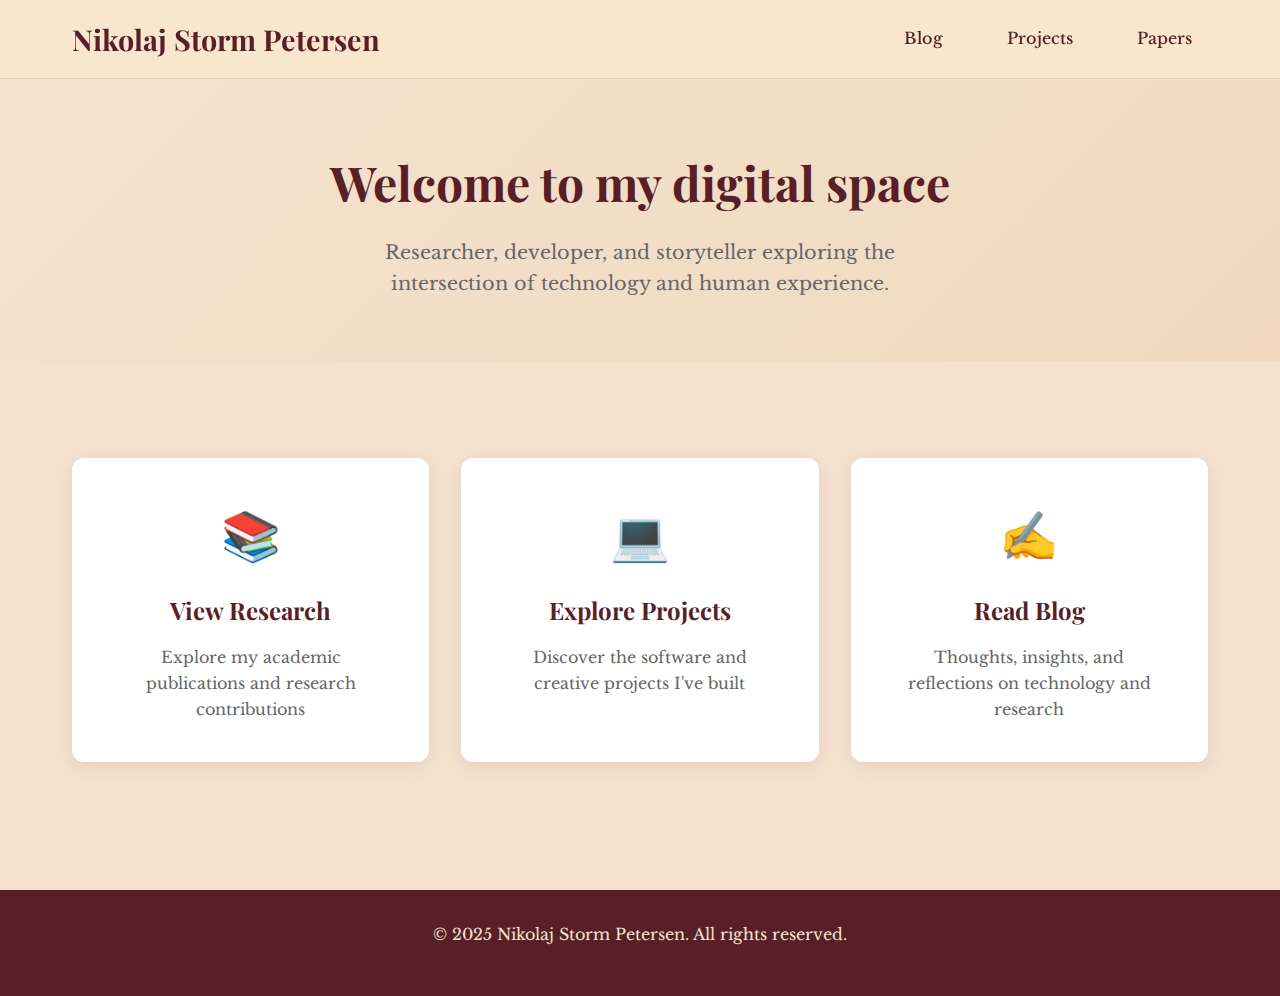
<file: index.html>
<!DOCTYPE html>
<html lang="en">
<head>
    <meta charset="UTF-8">
    <meta name="viewport" content="width=device-width, initial-scale=1.0">
    <title>Nikolaj Storm Petersen</title>
    <link rel="stylesheet" href="style.css">
    <link rel="preconnect" href="https://fonts.googleapis.com">
    <link rel="preconnect" href="https://fonts.gstatic.com" crossorigin>
    <link href="https://fonts.googleapis.com/css2?family=Playfair+Display:wght@400;700&family=Libre+Baskerville:ital,wght@0,400;0,700;1,400&display=swap" rel="stylesheet">
</head>
<body>
    <header class="site-header">
        <div class="container">
            <h1 class="site-title"><a href="index.html">Nikolaj Storm Petersen</a></h1>
            <nav class="main-nav">
                <a href="blog.html">Blog</a>
                <a href="projects.html">Projects</a>
                <a href="papers.html">Papers</a>
            </nav>
        </div>
    </header>

    <main class="main-content">
        <section class="hero">
            <div class="container">
                <h2 class="hero-title">Welcome to my digital space</h2>
                <p class="hero-subtitle">Researcher, developer, and storyteller exploring the intersection of technology and human experience.</p>
            </div>
        </section>

        <section class="cta-section">
            <div class="container">
                <div class="cta-grid">
                    <a href="papers.html" class="cta-card research-card">
                        <div class="cta-icon">📚</div>
                        <h3>View Research</h3>
                        <p>Explore my academic publications and research contributions</p>
                    </a>
                    <a href="projects.html" class="cta-card projects-card">
                        <div class="cta-icon">💻</div>
                        <h3>Explore Projects</h3>
                        <p>Discover the software and creative projects I've built</p>
                    </a>
                    <a href="blog.html" class="cta-card blog-card">
                        <div class="cta-icon">✍️</div>
                        <h3>Read Blog</h3>
                        <p>Thoughts, insights, and reflections on technology and research</p>
                    </a>
                </div>
            </div>
        </section>
    </main>

    <footer class="site-footer">
        <div class="container">
            <p>&copy; 2025 Nikolaj Storm Petersen. All rights reserved.</p>
        </div>
    </footer>

    <script src="script.js"></script>
</body>
</html>
</file>
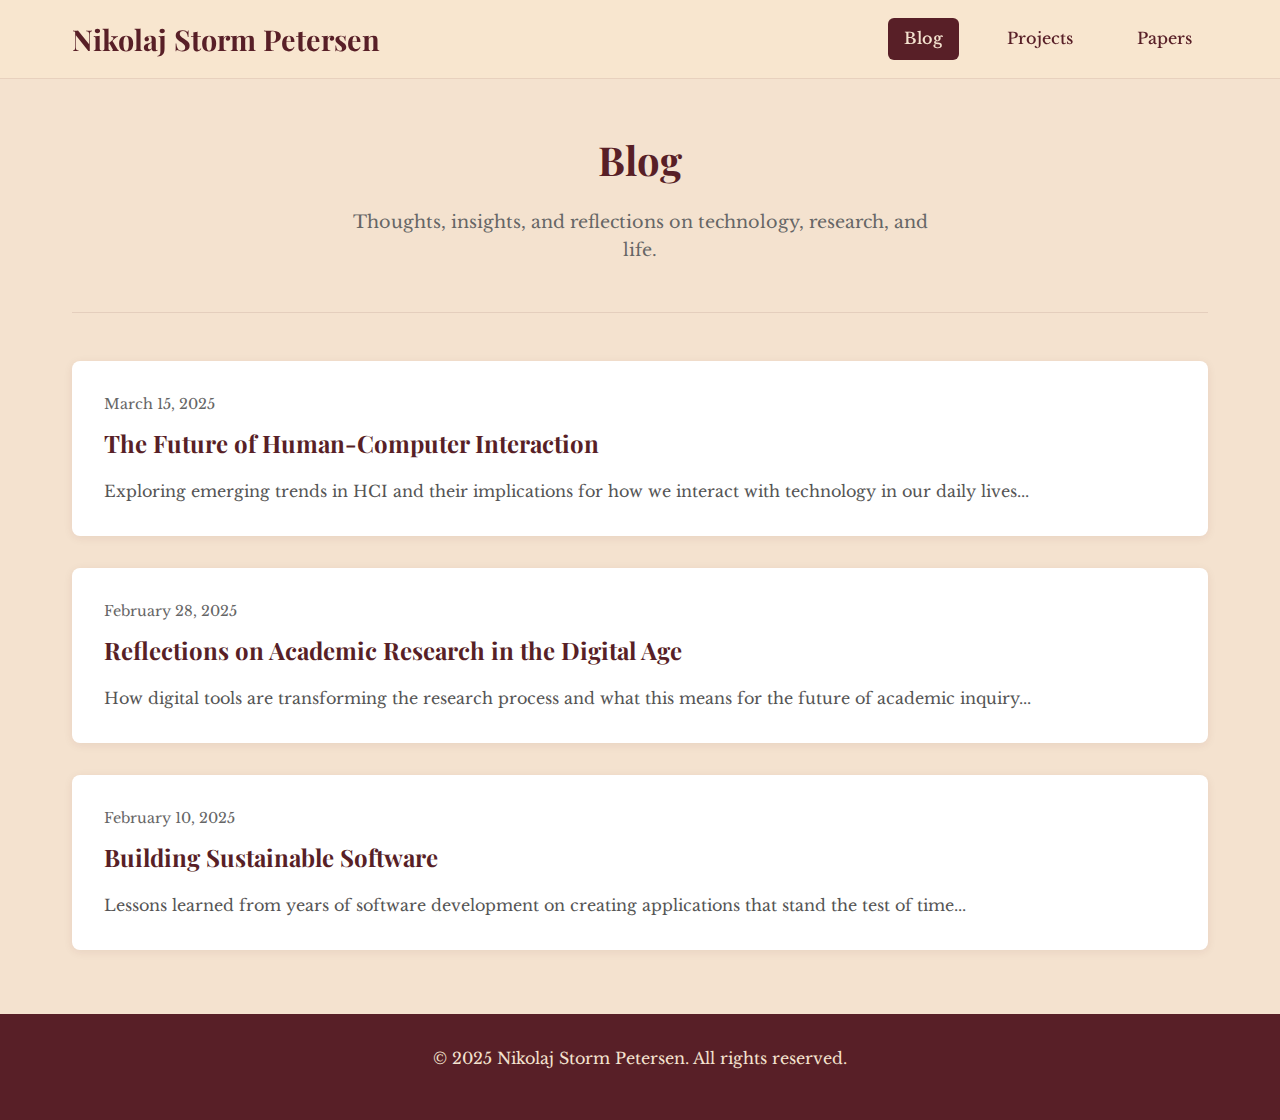
<file: blog.html>
<!DOCTYPE html>
<html lang="en">
<head>
    <meta charset="UTF-8">
    <meta name="viewport" content="width=device-width, initial-scale=1.0">
    <title>Blog - Nikolaj Storm Petersen</title>
    <link rel="stylesheet" href="style.css">
    <link rel="preconnect" href="https://fonts.googleapis.com">
    <link rel="preconnect" href="https://fonts.gstatic.com" crossorigin>
    <link href="https://fonts.googleapis.com/css2?family=Playfair+Display:wght@400;700&family=Libre+Baskerville:ital,wght@0,400;0,700;1,400&display=swap" rel="stylesheet">
</head>
<body>
    <header class="site-header">
        <div class="container">
            <h1 class="site-title"><a href="index.html">Nikolaj Storm Petersen</a></h1>
            <nav class="main-nav">
                <a href="blog.html" class="active">Blog</a>
                <a href="projects.html">Projects</a>
                <a href="papers.html">Papers</a>
            </nav>
        </div>
    </header>

    <main class="main-content">
        <div class="container">
            <section class="page-header">
                <h2>Blog</h2>
                <p>Thoughts, insights, and reflections on technology, research, and life.</p>
            </section>

            <section class="blog-posts">
                <article class="post-preview clickable-card" data-link="posts/post-1.html">
                    <div class="post-date">March 15, 2025</div>
                    <h3 class="post-title">The Future of Human-Computer Interaction</h3>
                    <p class="post-excerpt">Exploring emerging trends in HCI and their implications for how we interact with technology in our daily lives...</p>
                </article>

                <article class="post-preview clickable-card" data-link="posts/post-2.html">
                    <div class="post-date">February 28, 2025</div>
                    <h3 class="post-title">Reflections on Academic Research in the Digital Age</h3>
                    <p class="post-excerpt">How digital tools are transforming the research process and what this means for the future of academic inquiry...</p>
                </article>

                <article class="post-preview clickable-card" data-link="posts/post-3.html">
                    <div class="post-date">February 10, 2025</div>
                    <h3 class="post-title">Building Sustainable Software</h3>
                    <p class="post-excerpt">Lessons learned from years of software development on creating applications that stand the test of time...</p>
                </article>
            </section>
        </div>
    </main>

    <footer class="site-footer">
        <div class="container">
            <p>&copy; 2025 Nikolaj Storm Petersen. All rights reserved.</p>
        </div>
    </footer>

    <script src="script.js"></script>
</body>
</html>
</file>
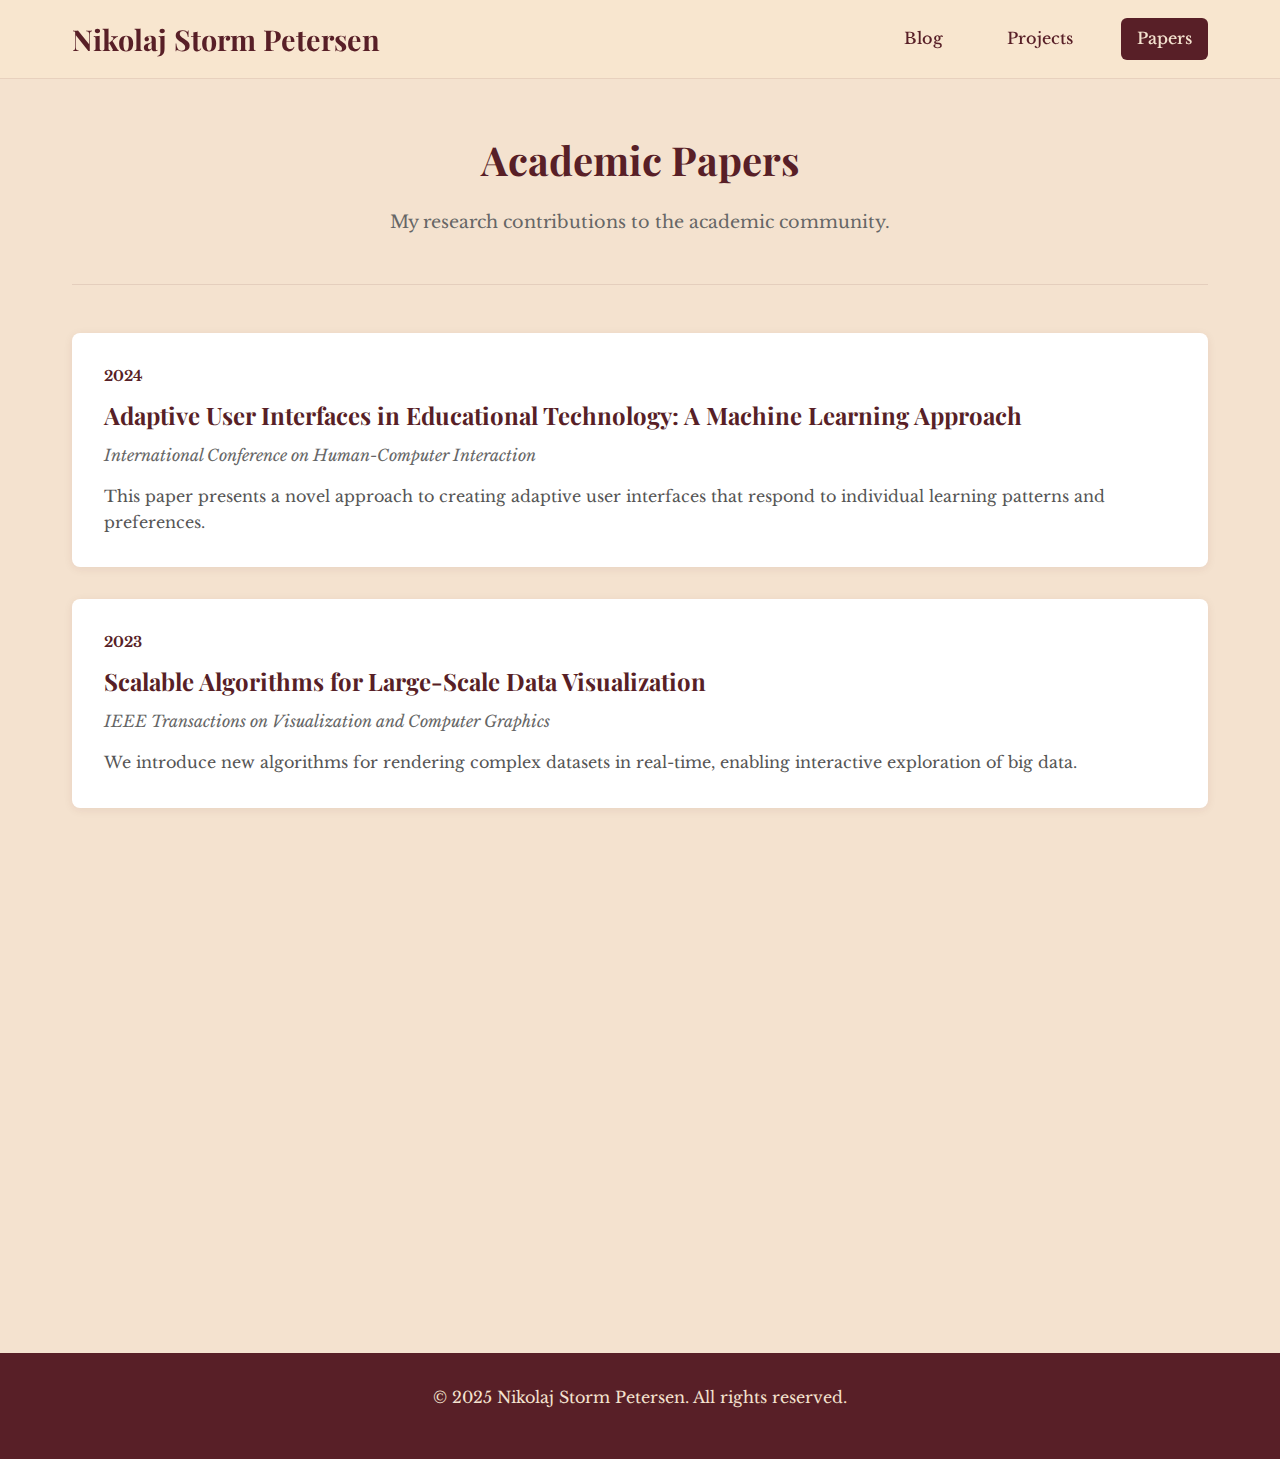
<file: papers.html>
<!DOCTYPE html>
<html lang="en">
<head>
    <meta charset="UTF-8">
    <meta name="viewport" content="width=device-width, initial-scale=1.0">
    <title>Papers - Nikolaj Storm Petersen</title>
    <link rel="stylesheet" href="style.css">
    <link rel="preconnect" href="https://fonts.googleapis.com">
    <link rel="preconnect" href="https://fonts.gstatic.com" crossorigin>
    <link href="https://fonts.googleapis.com/css2?family=Playfair+Display:wght@400;700&family=Libre+Baskerville:ital,wght@0,400;0,700;1,400&display=swap" rel="stylesheet">
</head>
<body>
    <header class="site-header">
        <div class="container">
            <h1 class="site-title"><a href="index.html">Nikolaj Storm Petersen</a></h1>
            <nav class="main-nav">
                <a href="blog.html">Blog</a>
                <a href="projects.html">Projects</a>
                <a href="papers.html" class="active">Papers</a>
            </nav>
        </div>
    </header>

    <main class="main-content">
        <div class="container">
            <section class="page-header">
                <h2>Academic Papers</h2>
                <p>My research contributions to the academic community.</p>
            </section>

            <section class="papers-list">
                <article class="paper-card clickable-card" data-link="papers/paper-1.html">
                    <div class="paper-year">2024</div>
                    <h3 class="paper-title">Adaptive User Interfaces in Educational Technology: A Machine Learning Approach</h3>
                    <div class="paper-venue">International Conference on Human-Computer Interaction</div>
                    <p class="paper-description">This paper presents a novel approach to creating adaptive user interfaces that respond to individual learning patterns and preferences.</p>
                </article>

                <article class="paper-card clickable-card" data-link="papers/paper-2.html">
                    <div class="paper-year">2023</div>
                    <h3 class="paper-title">Scalable Algorithms for Large-Scale Data Visualization</h3>
                    <div class="paper-venue">IEEE Transactions on Visualization and Computer Graphics</div>
                    <p class="paper-description">We introduce new algorithms for rendering complex datasets in real-time, enabling interactive exploration of big data.</p>
                </article>

                <article class="paper-card clickable-card" data-link="papers/paper-3.html">
                    <div class="paper-year">2023</div>
                    <h3 class="paper-title">The Role of Empathy in Human-AI Collaboration</h3>
                    <div class="paper-venue">Journal of Artificial Intelligence Research</div>
                    <p class="paper-description">An examination of how empathetic design principles can improve the effectiveness of human-AI collaborative systems.</p>
                </article>

                <article class="paper-card clickable-card" data-link="papers/paper-4.html">
                    <div class="paper-year">2022</div>
                    <h3 class="paper-title">Privacy-Preserving Analytics in Educational Platforms</h3>
                    <div class="paper-venue">ACM Conference on Computer-Supported Cooperative Work</div>
                    <p class="paper-description">A framework for conducting meaningful analytics while protecting student privacy in online learning environments.</p>
                </article>
            </section>
        </div>
    </main>

    <footer class="site-footer">
        <div class="container">
            <p>&copy; 2025 Nikolaj Storm Petersen. All rights reserved.</p>
        </div>
    </footer>

    <script src="script.js"></script>
</body>
</html>
</file>
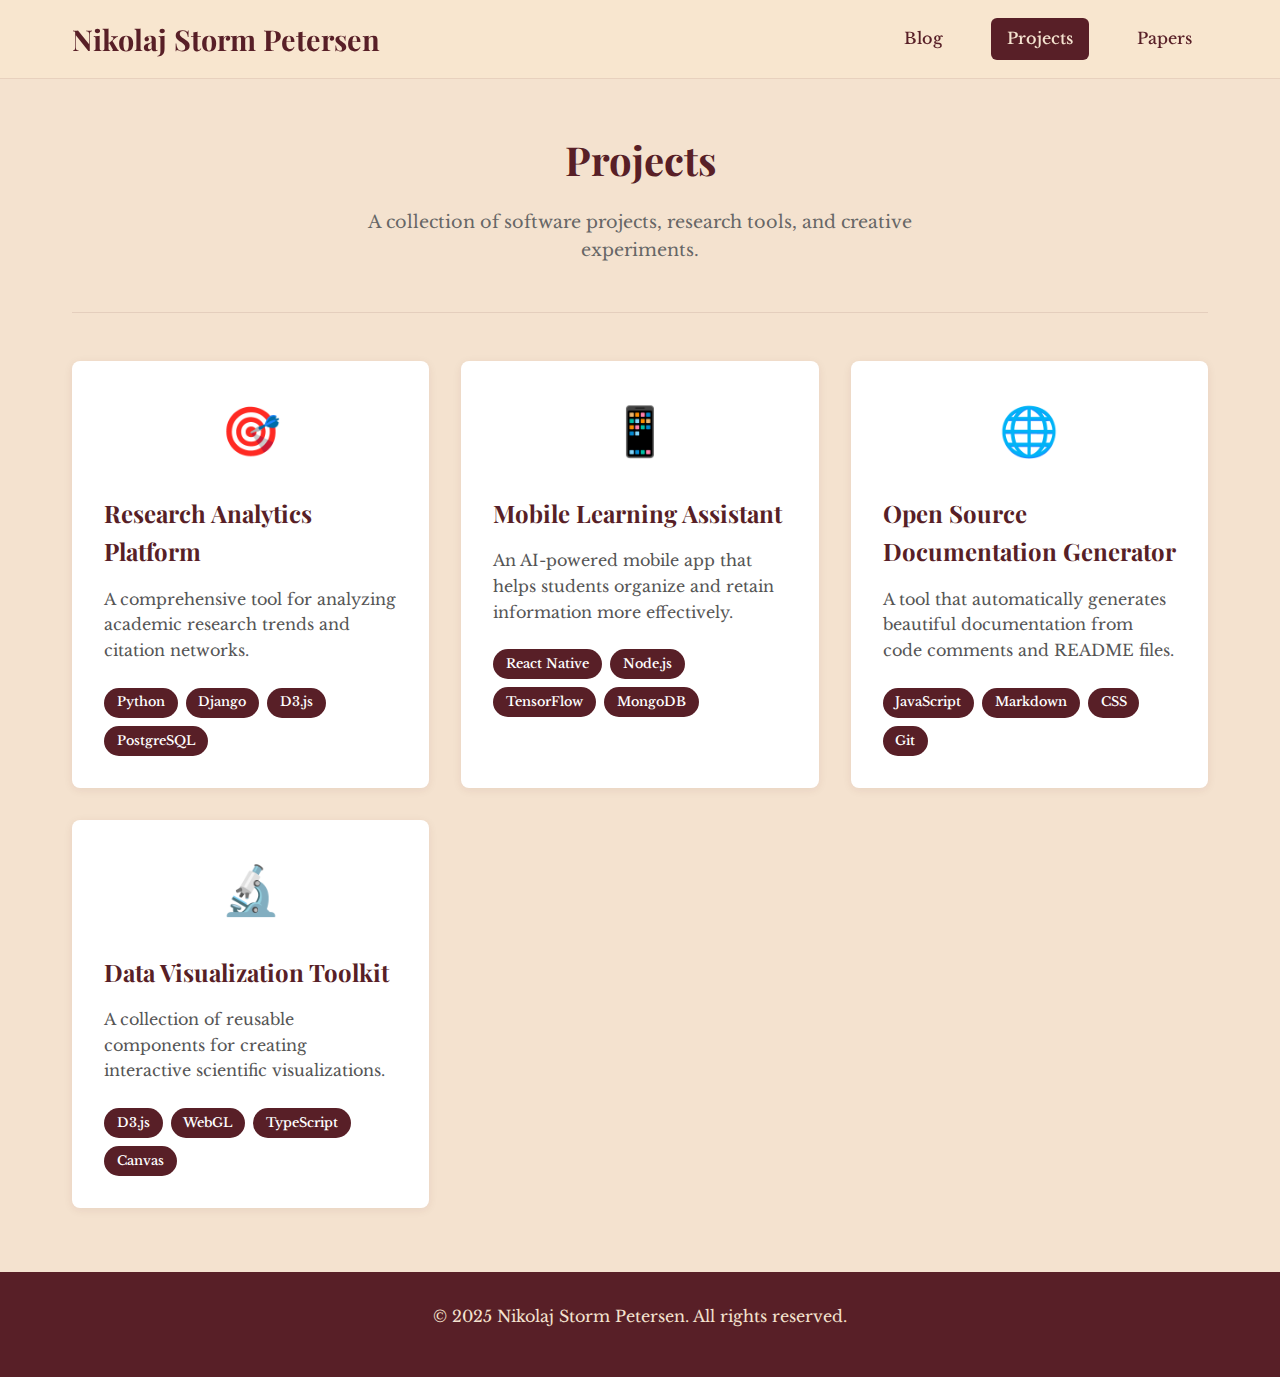
<file: projects.html>
<!DOCTYPE html>
<html lang="en">
<head>
    <meta charset="UTF-8">
    <meta name="viewport" content="width=device-width, initial-scale=1.0">
    <title>Projects - Nikolaj Storm Petersen</title>
    <link rel="stylesheet" href="style.css">
    <link rel="preconnect" href="https://fonts.googleapis.com">
    <link rel="preconnect" href="https://fonts.gstatic.com" crossorigin>
    <link href="https://fonts.googleapis.com/css2?family=Playfair+Display:wght@400;700&family=Libre+Baskerville:ital,wght@0,400;0,700;1,400&display=swap" rel="stylesheet">
</head>
<body>
    <header class="site-header">
        <div class="container">
            <h1 class="site-title"><a href="index.html">Nikolaj Storm Petersen</a></h1>
            <nav class="main-nav">
                <a href="blog.html">Blog</a>
                <a href="projects.html" class="active">Projects</a>
                <a href="papers.html">Papers</a>
            </nav>
        </div>
    </header>

    <main class="main-content">
        <div class="container">
            <section class="page-header">
                <h2>Projects</h2>
                <p>A collection of software projects, research tools, and creative experiments.</p>
            </section>

            <section class="projects-grid">
                <article class="project-card clickable-card" data-link="projects/project-1.html">
                    <div class="project-image">🎯</div>
                    <h3 class="project-title">Research Analytics Platform</h3>
                    <p class="project-description">A comprehensive tool for analyzing academic research trends and citation networks.</p>
                    <div class="tech-stack">
                        <span class="tech-tag">Python</span>
                        <span class="tech-tag">Django</span>
                        <span class="tech-tag">D3.js</span>
                        <span class="tech-tag">PostgreSQL</span>
                    </div>
                </article>

                <article class="project-card clickable-card" data-link="projects/project-2.html">
                    <div class="project-image">📱</div>
                    <h3 class="project-title">Mobile Learning Assistant</h3>
                    <p class="project-description">An AI-powered mobile app that helps students organize and retain information more effectively.</p>
                    <div class="tech-stack">
                        <span class="tech-tag">React Native</span>
                        <span class="tech-tag">Node.js</span>
                        <span class="tech-tag">TensorFlow</span>
                        <span class="tech-tag">MongoDB</span>
                    </div>
                </article>

                <article class="project-card clickable-card" data-link="projects/project-3.html">
                    <div class="project-image">🌐</div>
                    <h3 class="project-title">Open Source Documentation Generator</h3>
                    <p class="project-description">A tool that automatically generates beautiful documentation from code comments and README files.</p>
                    <div class="tech-stack">
                        <span class="tech-tag">JavaScript</span>
                        <span class="tech-tag">Markdown</span>
                        <span class="tech-tag">CSS</span>
                        <span class="tech-tag">Git</span>
                    </div>
                </article>

                <article class="project-card clickable-card" data-link="projects/project-4.html">
                    <div class="project-image">🔬</div>
                    <h3 class="project-title">Data Visualization Toolkit</h3>
                    <p class="project-description">A collection of reusable components for creating interactive scientific visualizations.</p>
                    <div class="tech-stack">
                        <span class="tech-tag">D3.js</span>
                        <span class="tech-tag">WebGL</span>
                        <span class="tech-tag">TypeScript</span>
                        <span class="tech-tag">Canvas</span>
                    </div>
                </article>
            </section>
        </div>
    </main>

    <footer class="site-footer">
        <div class="container">
            <p>&copy; 2025 Nikolaj Storm Petersen. All rights reserved.</p>
        </div>
    </footer>

    <script src="script.js"></script>
</body>
</html>
</file>
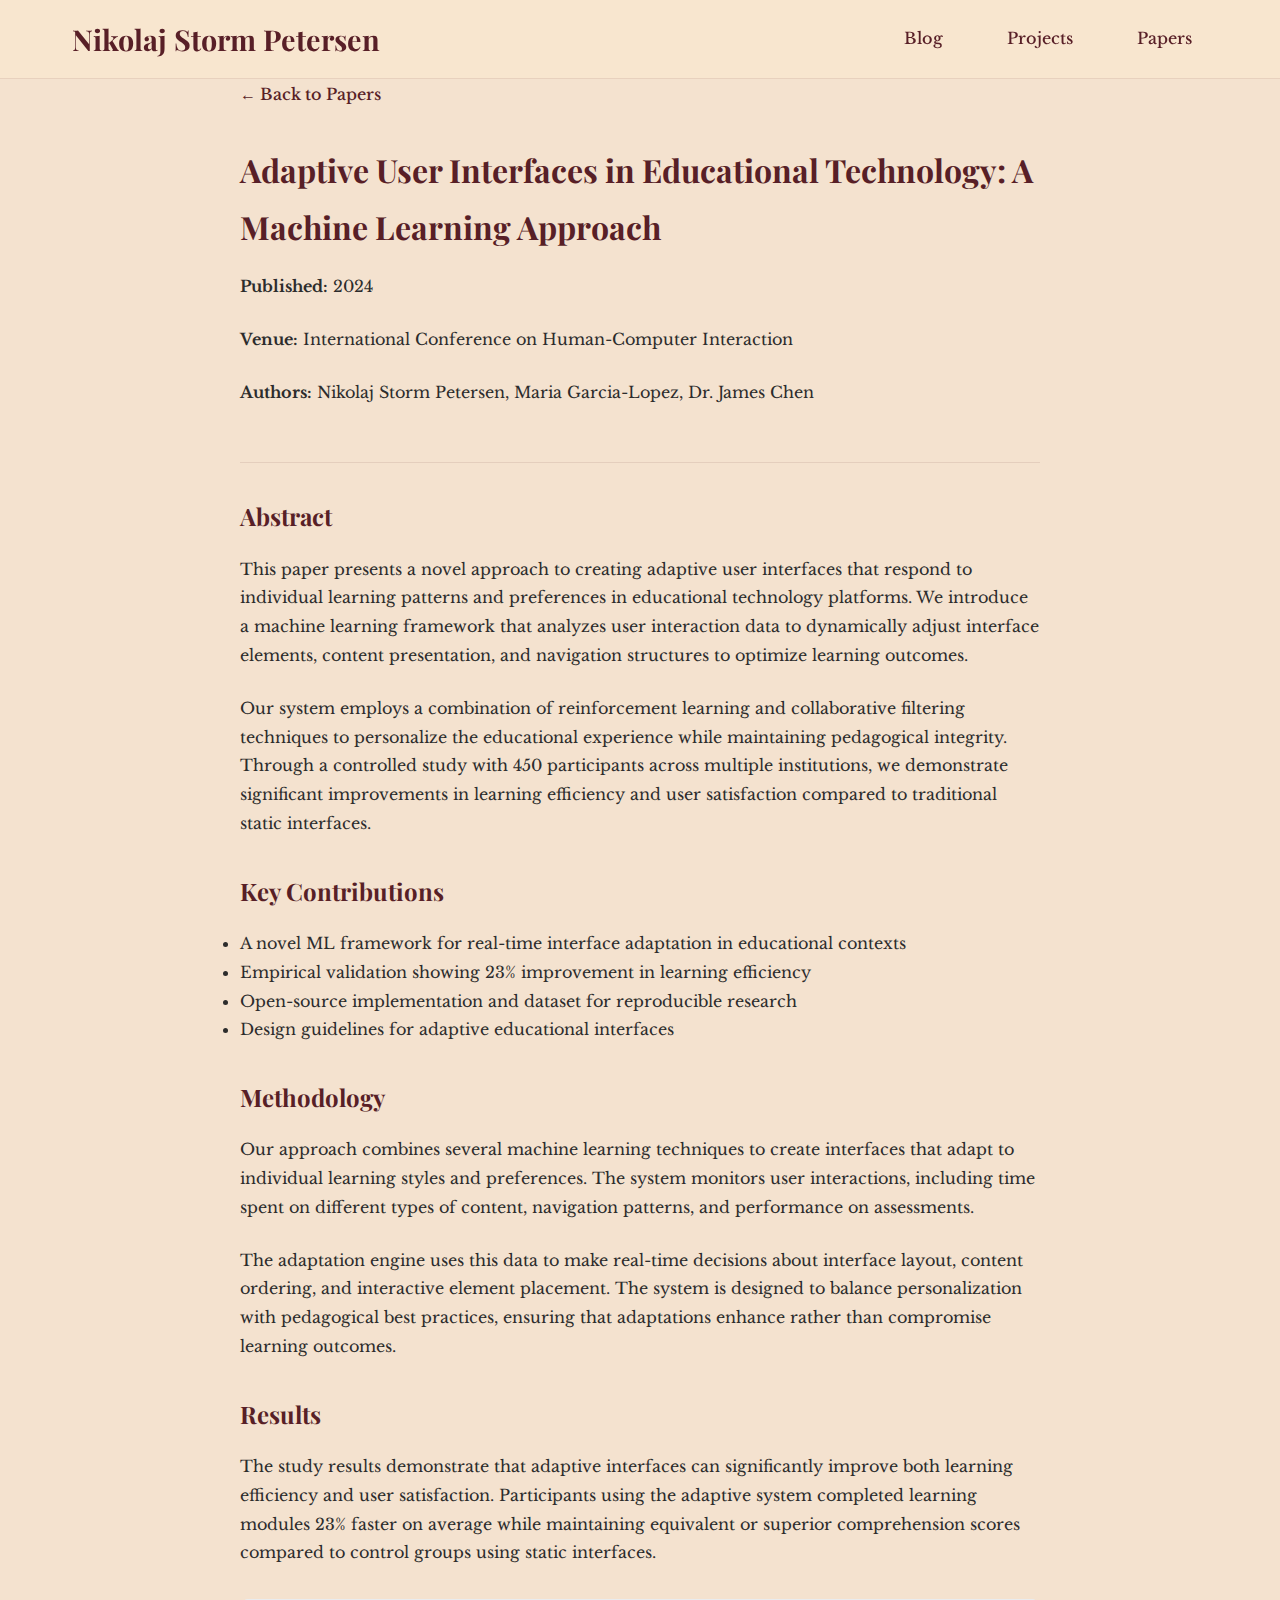
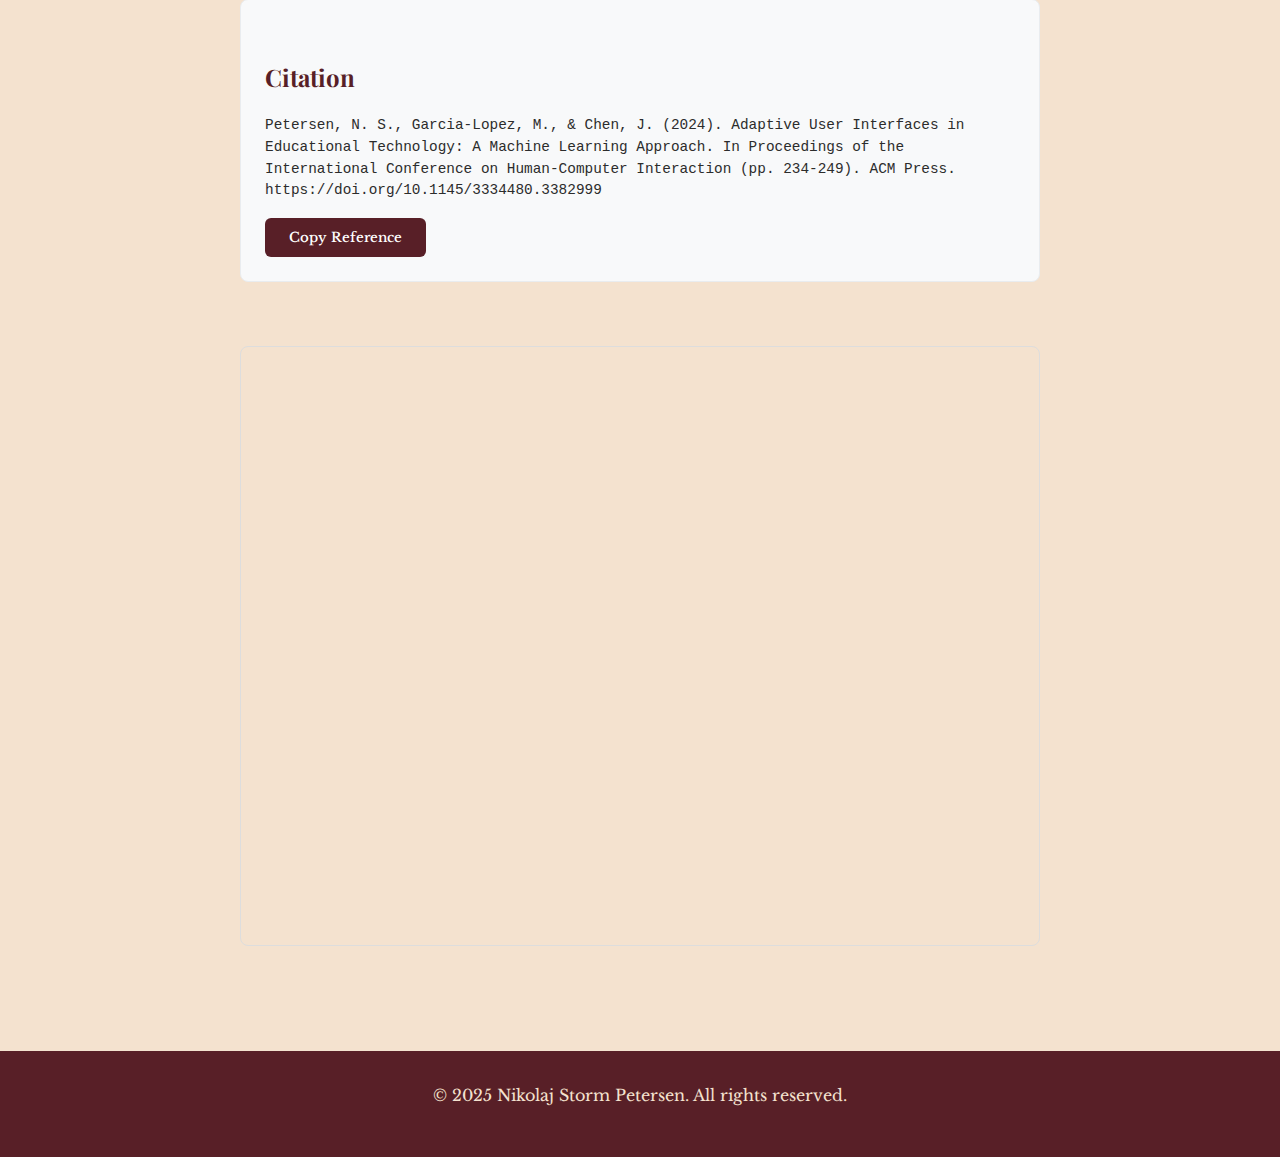
<file: papers/paper-1.html>
<!DOCTYPE html>
<html lang="en">
<head>
    <meta charset="UTF-8">
    <meta name="viewport" content="width=device-width, initial-scale=1.0">
    <title>Adaptive User Interfaces in Educational Technology - Nikolaj Storm Petersen</title>
    <link rel="stylesheet" href="../style.css">
    <link rel="preconnect" href="https://fonts.googleapis.com">
    <link rel="preconnect" href="https://fonts.gstatic.com" crossorigin>
    <link href="https://fonts.googleapis.com/css2?family=Playfair+Display:wght@400;700&family=Libre+Baskerville:ital,wght@0,400;0,700;1,400&display=swap" rel="stylesheet">
</head>
<body>
    <header class="site-header">
        <div class="container">
            <h1 class="site-title"><a href="../index.html">Nikolaj Storm Petersen</a></h1>
            <nav class="main-nav">
                <a href="../blog.html">Blog</a>
                <a href="../projects.html">Projects</a>
                <a href="../papers.html">Papers</a>
            </nav>
        </div>
    </header>

    <main class="main-content">
        <div class="container">
            <article class="detail-content">
                <a href="../papers.html" class="back-link">← Back to Papers</a>
                
                <header class="detail-header">
                    <h2>Adaptive User Interfaces in Educational Technology: A Machine Learning Approach</h2>
                    <div class="paper-meta">
                        <p><strong>Published:</strong> 2024</p>
                        <p><strong>Venue:</strong> International Conference on Human-Computer Interaction</p>
                        <p><strong>Authors:</strong> Nikolaj Storm Petersen, Maria Garcia-Lopez, Dr. James Chen</p>
                    </div>
                </header>

                <div class="paper-content">
                    <h3>Abstract</h3>
                    <p>This paper presents a novel approach to creating adaptive user interfaces that respond to individual learning patterns and preferences in educational technology platforms. We introduce a machine learning framework that analyzes user interaction data to dynamically adjust interface elements, content presentation, and navigation structures to optimize learning outcomes.</p>

                    <p>Our system employs a combination of reinforcement learning and collaborative filtering techniques to personalize the educational experience while maintaining pedagogical integrity. Through a controlled study with 450 participants across multiple institutions, we demonstrate significant improvements in learning efficiency and user satisfaction compared to traditional static interfaces.</p>

                    <h3>Key Contributions</h3>
                    <ul>
                        <li>A novel ML framework for real-time interface adaptation in educational contexts</li>
                        <li>Empirical validation showing 23% improvement in learning efficiency</li>
                        <li>Open-source implementation and dataset for reproducible research</li>
                        <li>Design guidelines for adaptive educational interfaces</li>
                    </ul>

                    <h3>Methodology</h3>
                    <p>Our approach combines several machine learning techniques to create interfaces that adapt to individual learning styles and preferences. The system monitors user interactions, including time spent on different types of content, navigation patterns, and performance on assessments.</p>

                    <p>The adaptation engine uses this data to make real-time decisions about interface layout, content ordering, and interactive element placement. The system is designed to balance personalization with pedagogical best practices, ensuring that adaptations enhance rather than compromise learning outcomes.</p>

                    <h3>Results</h3>
                    <p>The study results demonstrate that adaptive interfaces can significantly improve both learning efficiency and user satisfaction. Participants using the adaptive system completed learning modules 23% faster on average while maintaining equivalent or superior comprehension scores compared to control groups using static interfaces.</p>

                    <div class="citation-box">
                        <h3>Citation</h3>
                        <div class="citation-text">Petersen, N. S., Garcia-Lopez, M., & Chen, J. (2024). Adaptive User Interfaces in Educational Technology: A Machine Learning Approach. In Proceedings of the International Conference on Human-Computer Interaction (pp. 234-249). ACM Press. https://doi.org/10.1145/3334480.3382999</div>
                        <button class="copy-citation-btn">Copy Reference</button>
                    </div>

                    <iframe class="pdf-embed" src="../assets/sample-paper.pdf" title="Paper PDF">
                        <p>Your browser does not support PDFs. <a href="../assets/sample-paper.pdf">Download the PDF</a>.</p>
                    </iframe>
                </div>
            </article>
        </div>
    </main>

    <footer class="site-footer">
        <div class="container">
            <p>&copy; 2025 Nikolaj Storm Petersen. All rights reserved.</p>
        </div>
    </footer>

    <script src="../script.js"></script>
</body>
</html>
</file>
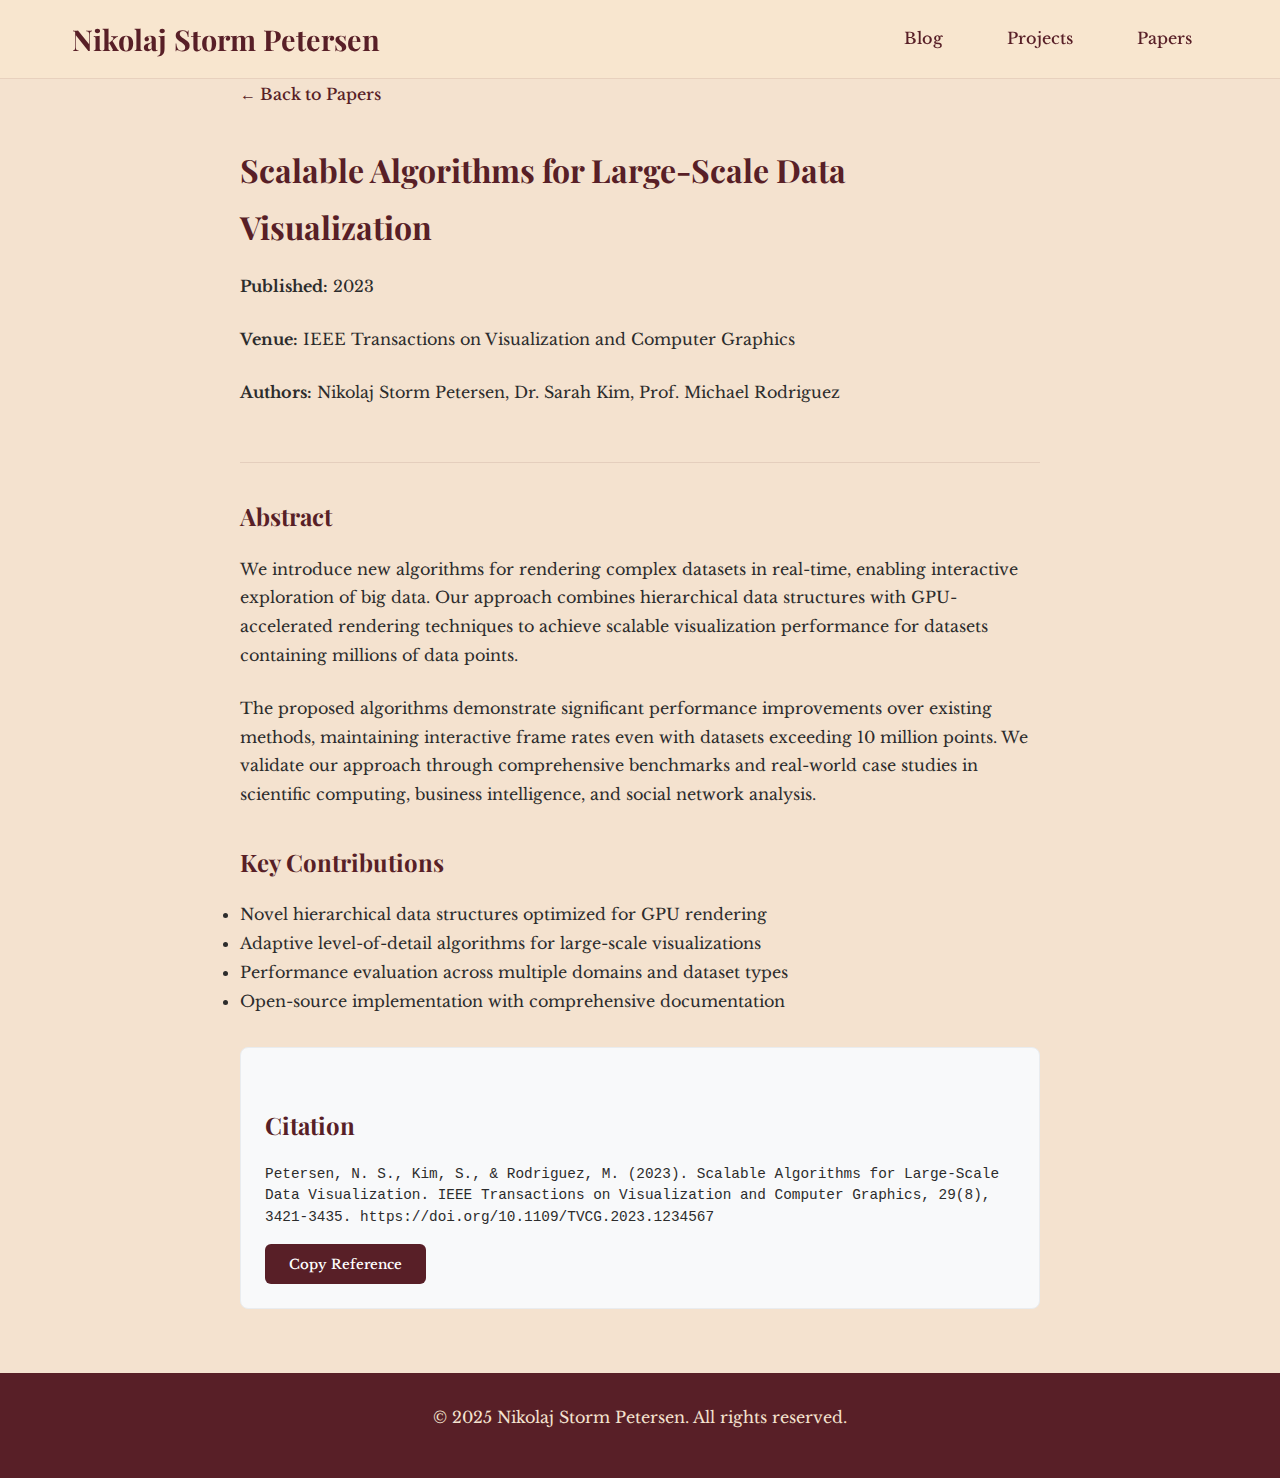
<file: papers/paper-2.html>
<!DOCTYPE html>
<html lang="en">
<head>
    <meta charset="UTF-8">
    <meta name="viewport" content="width=device-width, initial-scale=1.0">
    <title>Scalable Algorithms for Large-Scale Data Visualization - Nikolaj Storm Petersen</title>
    <link rel="stylesheet" href="../style.css">
    <link rel="preconnect" href="https://fonts.googleapis.com">
    <link rel="preconnect" href="https://fonts.gstatic.com" crossorigin>
    <link href="https://fonts.googleapis.com/css2?family=Playfair+Display:wght@400;700&family=Libre+Baskerville:ital,wght@0,400;0,700;1,400&display=swap" rel="stylesheet">
</head>
<body>
    <header class="site-header">
        <div class="container">
            <h1 class="site-title"><a href="../index.html">Nikolaj Storm Petersen</a></h1>
            <nav class="main-nav">
                <a href="../blog.html">Blog</a>
                <a href="../projects.html">Projects</a>
                <a href="../papers.html">Papers</a>
            </nav>
        </div>
    </header>

    <main class="main-content">
        <div class="container">
            <article class="detail-content">
                <a href="../papers.html" class="back-link">← Back to Papers</a>
                
                <header class="detail-header">
                    <h2>Scalable Algorithms for Large-Scale Data Visualization</h2>
                    <div class="paper-meta">
                        <p><strong>Published:</strong> 2023</p>
                        <p><strong>Venue:</strong> IEEE Transactions on Visualization and Computer Graphics</p>
                        <p><strong>Authors:</strong> Nikolaj Storm Petersen, Dr. Sarah Kim, Prof. Michael Rodriguez</p>
                    </div>
                </header>

                <div class="paper-content">
                    <h3>Abstract</h3>
                    <p>We introduce new algorithms for rendering complex datasets in real-time, enabling interactive exploration of big data. Our approach combines hierarchical data structures with GPU-accelerated rendering techniques to achieve scalable visualization performance for datasets containing millions of data points.</p>

                    <p>The proposed algorithms demonstrate significant performance improvements over existing methods, maintaining interactive frame rates even with datasets exceeding 10 million points. We validate our approach through comprehensive benchmarks and real-world case studies in scientific computing, business intelligence, and social network analysis.</p>

                    <h3>Key Contributions</h3>
                    <ul>
                        <li>Novel hierarchical data structures optimized for GPU rendering</li>
                        <li>Adaptive level-of-detail algorithms for large-scale visualizations</li>
                        <li>Performance evaluation across multiple domains and dataset types</li>
                        <li>Open-source implementation with comprehensive documentation</li>
                    </ul>

                    <div class="citation-box">
                        <h3>Citation</h3>
                        <div class="citation-text">Petersen, N. S., Kim, S., & Rodriguez, M. (2023). Scalable Algorithms for Large-Scale Data Visualization. IEEE Transactions on Visualization and Computer Graphics, 29(8), 3421-3435. https://doi.org/10.1109/TVCG.2023.1234567</div>
                        <button class="copy-citation-btn">Copy Reference</button>
                    </div>
                </div>
            </article>
        </div>
    </main>

    <footer class="site-footer">
        <div class="container">
            <p>&copy; 2025 Nikolaj Storm Petersen. All rights reserved.</p>
        </div>
    </footer>

    <script src="../script.js"></script>
</body>
</html>
</file>
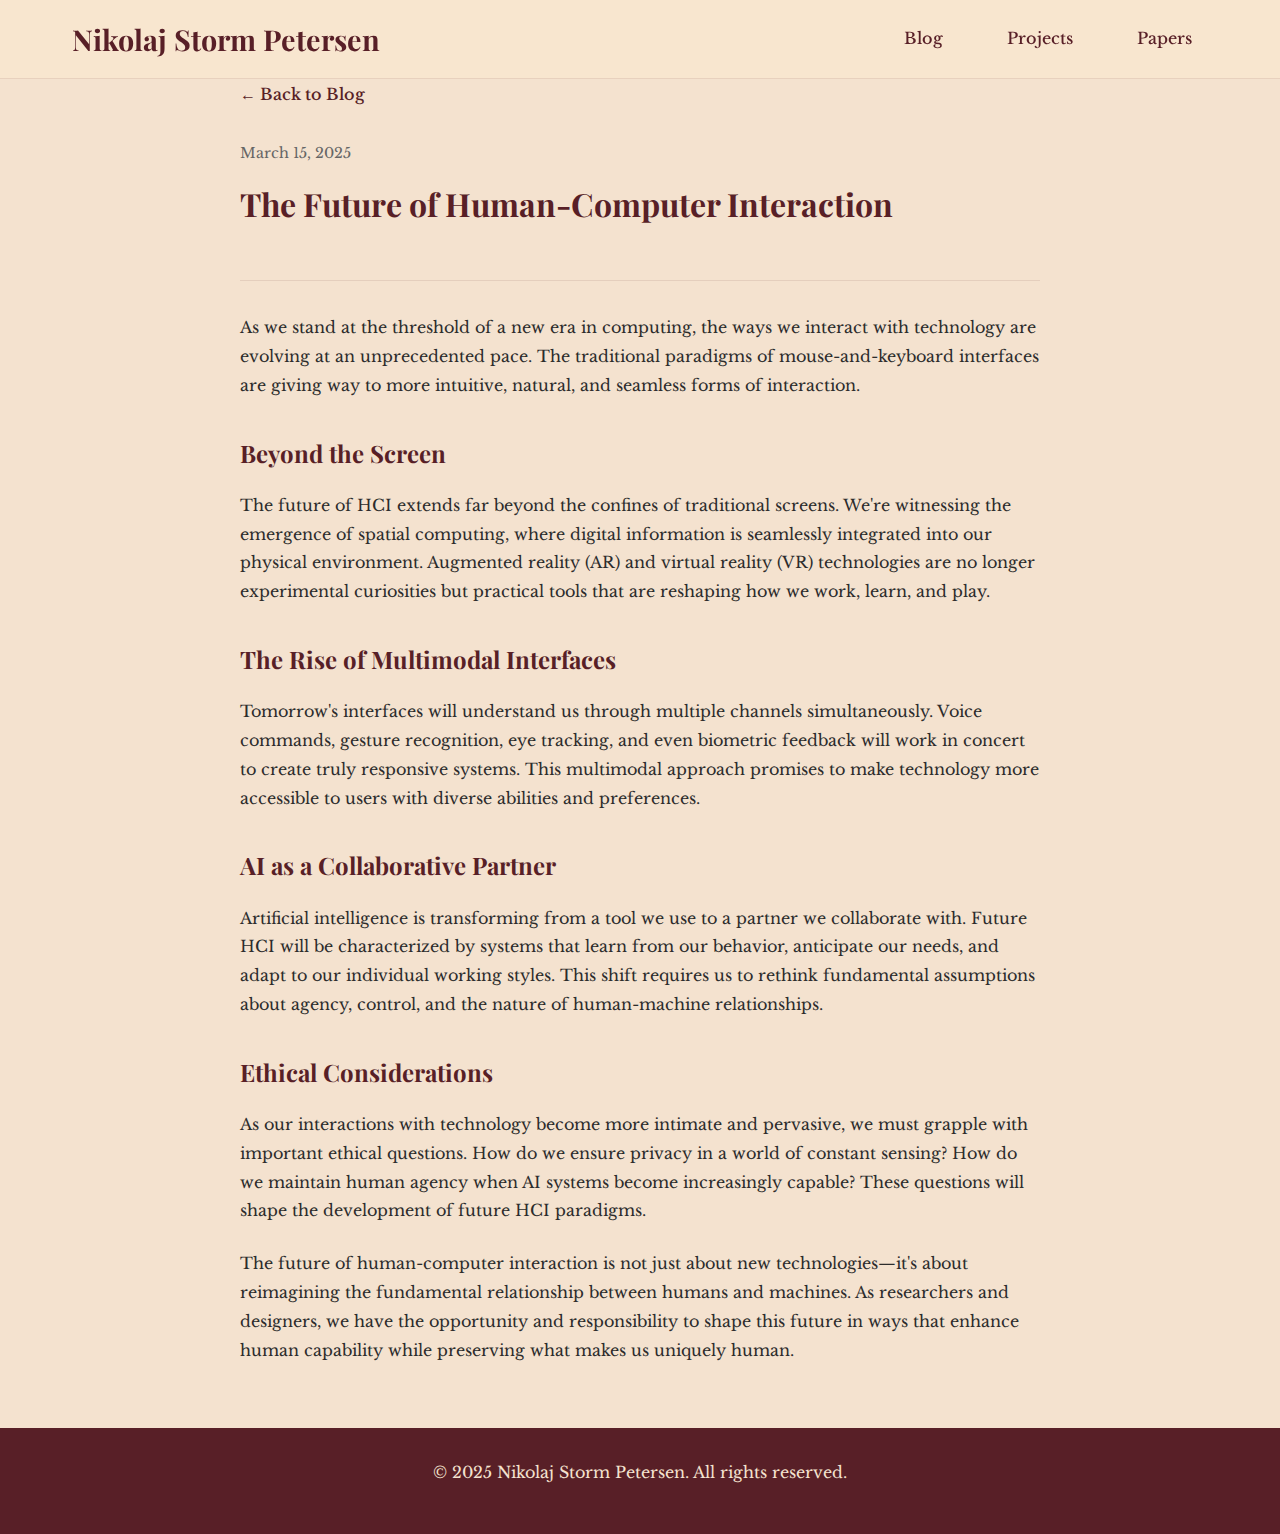
<file: posts/post-1.html>
<!DOCTYPE html>
<html lang="en">
<head>
    <meta charset="UTF-8">
    <meta name="viewport" content="width=device-width, initial-scale=1.0">
    <title>The Future of Human-Computer Interaction - Nikolaj Storm Petersen</title>
    <link rel="stylesheet" href="../style.css">
    <link rel="preconnect" href="https://fonts.googleapis.com">
    <link rel="preconnect" href="https://fonts.gstatic.com" crossorigin>
    <link href="https://fonts.googleapis.com/css2?family=Playfair+Display:wght@400;700&family=Libre+Baskerville:ital,wght@0,400;0,700;1,400&display=swap" rel="stylesheet">
</head>
<body>
    <header class="site-header">
        <div class="container">
            <h1 class="site-title"><a href="../index.html">Nikolaj Storm Petersen</a></h1>
            <nav class="main-nav">
                <a href="../blog.html">Blog</a>
                <a href="../projects.html">Projects</a>
                <a href="../papers.html">Papers</a>
            </nav>
        </div>
    </header>

    <main class="main-content">
        <div class="container">
            <article class="detail-content">
                <a href="../blog.html" class="back-link">← Back to Blog</a>
                
                <header class="detail-header">
                    <div class="post-date">March 15, 2025</div>
                    <h2>The Future of Human-Computer Interaction</h2>
                </header>

                <div class="post-content">
                    <p>As we stand at the threshold of a new era in computing, the ways we interact with technology are evolving at an unprecedented pace. The traditional paradigms of mouse-and-keyboard interfaces are giving way to more intuitive, natural, and seamless forms of interaction.</p>

                    <h3>Beyond the Screen</h3>
                    <p>The future of HCI extends far beyond the confines of traditional screens. We're witnessing the emergence of spatial computing, where digital information is seamlessly integrated into our physical environment. Augmented reality (AR) and virtual reality (VR) technologies are no longer experimental curiosities but practical tools that are reshaping how we work, learn, and play.</p>

                    <h3>The Rise of Multimodal Interfaces</h3>
                    <p>Tomorrow's interfaces will understand us through multiple channels simultaneously. Voice commands, gesture recognition, eye tracking, and even biometric feedback will work in concert to create truly responsive systems. This multimodal approach promises to make technology more accessible to users with diverse abilities and preferences.</p>

                    <h3>AI as a Collaborative Partner</h3>
                    <p>Artificial intelligence is transforming from a tool we use to a partner we collaborate with. Future HCI will be characterized by systems that learn from our behavior, anticipate our needs, and adapt to our individual working styles. This shift requires us to rethink fundamental assumptions about agency, control, and the nature of human-machine relationships.</p>

                    <h3>Ethical Considerations</h3>
                    <p>As our interactions with technology become more intimate and pervasive, we must grapple with important ethical questions. How do we ensure privacy in a world of constant sensing? How do we maintain human agency when AI systems become increasingly capable? These questions will shape the development of future HCI paradigms.</p>

                    <p>The future of human-computer interaction is not just about new technologies—it's about reimagining the fundamental relationship between humans and machines. As researchers and designers, we have the opportunity and responsibility to shape this future in ways that enhance human capability while preserving what makes us uniquely human.</p>
                </div>
            </article>
        </div>
    </main>

    <footer class="site-footer">
        <div class="container">
            <p>&copy; 2025 Nikolaj Storm Petersen. All rights reserved.</p>
        </div>
    </footer>

    <script src="../script.js"></script>
</body>
</html>
</file>
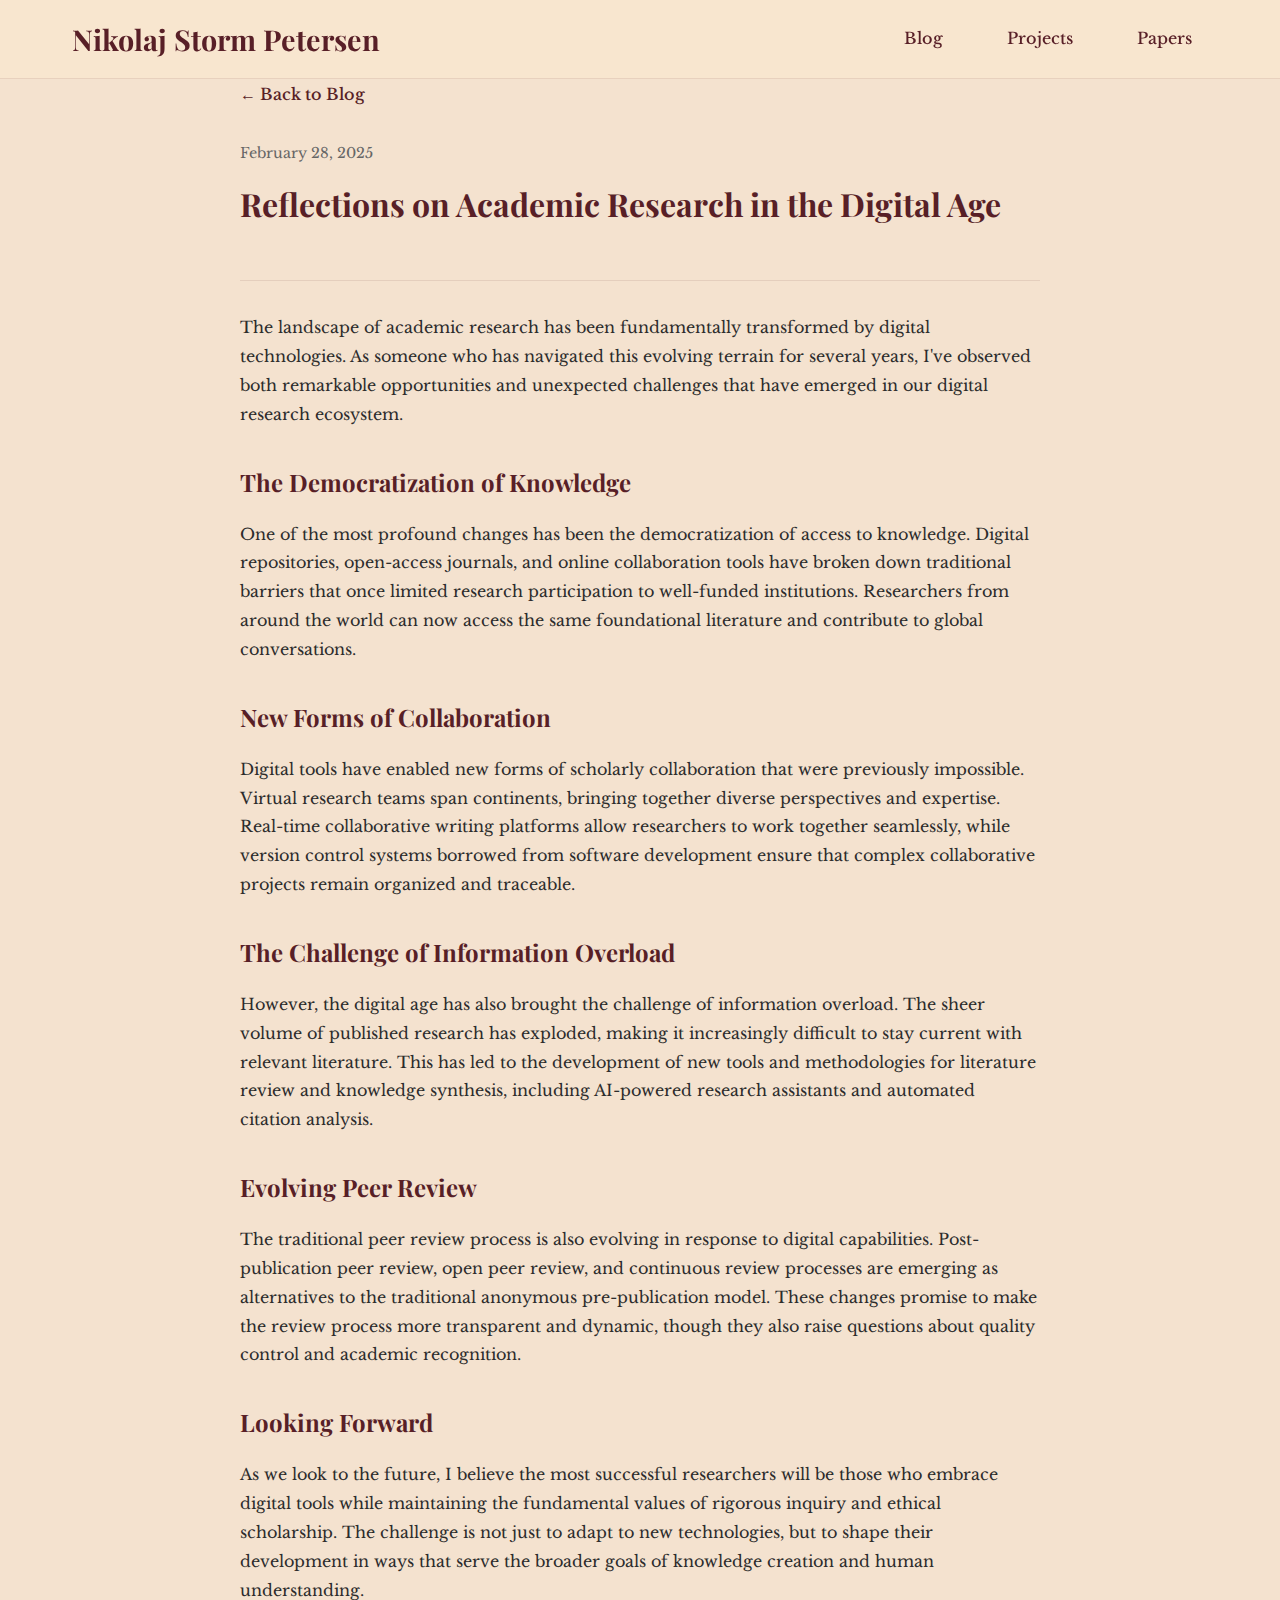
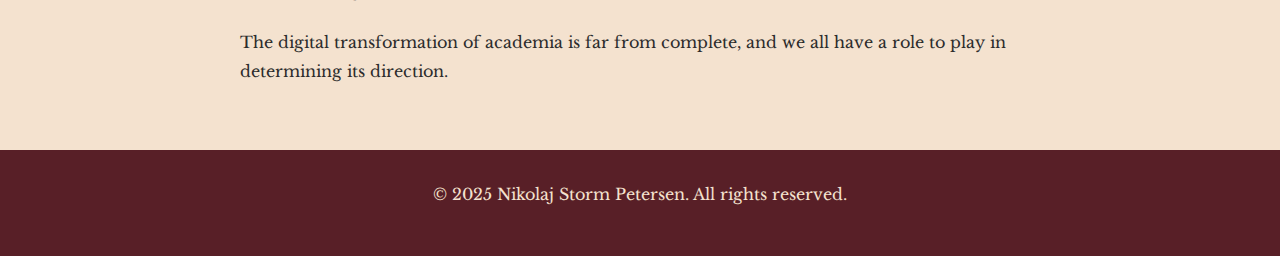
<file: posts/post-2.html>
<!DOCTYPE html>
<html lang="en">
<head>
    <meta charset="UTF-8">
    <meta name="viewport" content="width=device-width, initial-scale=1.0">
    <title>Reflections on Academic Research in the Digital Age - Nikolaj Storm Petersen</title>
    <link rel="stylesheet" href="../style.css">
    <link rel="preconnect" href="https://fonts.googleapis.com">
    <link rel="preconnect" href="https://fonts.gstatic.com" crossorigin>
    <link href="https://fonts.googleapis.com/css2?family=Playfair+Display:wght@400;700&family=Libre+Baskerville:ital,wght@0,400;0,700;1,400&display=swap" rel="stylesheet">
</head>
<body>
    <header class="site-header">
        <div class="container">
            <h1 class="site-title"><a href="../index.html">Nikolaj Storm Petersen</a></h1>
            <nav class="main-nav">
                <a href="../blog.html">Blog</a>
                <a href="../projects.html">Projects</a>
                <a href="../papers.html">Papers</a>
            </nav>
        </div>
    </header>

    <main class="main-content">
        <div class="container">
            <article class="detail-content">
                <a href="../blog.html" class="back-link">← Back to Blog</a>
                
                <header class="detail-header">
                    <div class="post-date">February 28, 2025</div>
                    <h2>Reflections on Academic Research in the Digital Age</h2>
                </header>

                <div class="post-content">
                    <p>The landscape of academic research has been fundamentally transformed by digital technologies. As someone who has navigated this evolving terrain for several years, I've observed both remarkable opportunities and unexpected challenges that have emerged in our digital research ecosystem.</p>

                    <h3>The Democratization of Knowledge</h3>
                    <p>One of the most profound changes has been the democratization of access to knowledge. Digital repositories, open-access journals, and online collaboration tools have broken down traditional barriers that once limited research participation to well-funded institutions. Researchers from around the world can now access the same foundational literature and contribute to global conversations.</p>

                    <h3>New Forms of Collaboration</h3>
                    <p>Digital tools have enabled new forms of scholarly collaboration that were previously impossible. Virtual research teams span continents, bringing together diverse perspectives and expertise. Real-time collaborative writing platforms allow researchers to work together seamlessly, while version control systems borrowed from software development ensure that complex collaborative projects remain organized and traceable.</p>

                    <h3>The Challenge of Information Overload</h3>
                    <p>However, the digital age has also brought the challenge of information overload. The sheer volume of published research has exploded, making it increasingly difficult to stay current with relevant literature. This has led to the development of new tools and methodologies for literature review and knowledge synthesis, including AI-powered research assistants and automated citation analysis.</p>

                    <h3>Evolving Peer Review</h3>
                    <p>The traditional peer review process is also evolving in response to digital capabilities. Post-publication peer review, open peer review, and continuous review processes are emerging as alternatives to the traditional anonymous pre-publication model. These changes promise to make the review process more transparent and dynamic, though they also raise questions about quality control and academic recognition.</p>

                    <h3>Looking Forward</h3>
                    <p>As we look to the future, I believe the most successful researchers will be those who embrace digital tools while maintaining the fundamental values of rigorous inquiry and ethical scholarship. The challenge is not just to adapt to new technologies, but to shape their development in ways that serve the broader goals of knowledge creation and human understanding.</p>

                    <p>The digital transformation of academia is far from complete, and we all have a role to play in determining its direction.</p>
                </div>
            </article>
        </div>
    </main>

    <footer class="site-footer">
        <div class="container">
            <p>&copy; 2025 Nikolaj Storm Petersen. All rights reserved.</p>
        </div>
    </footer>

    <script src="../script.js"></script>
</body>
</html>
</file>
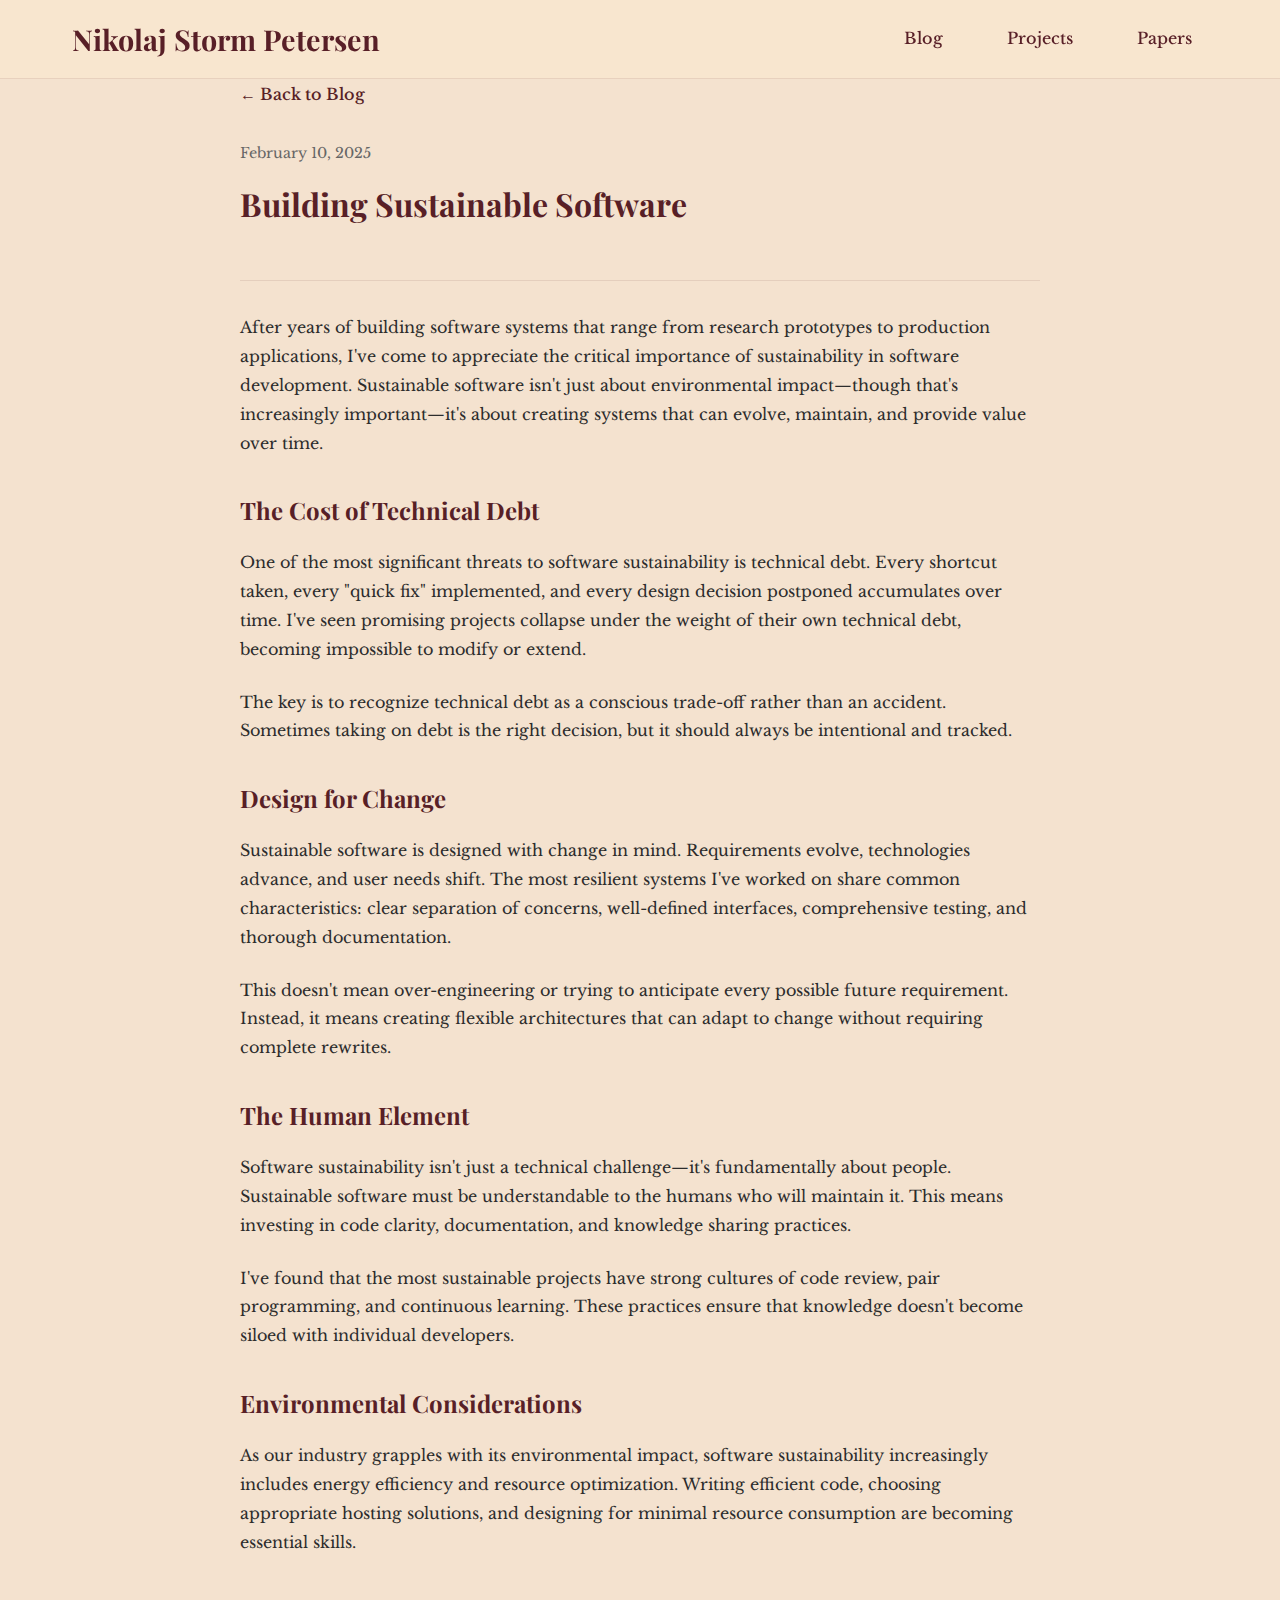
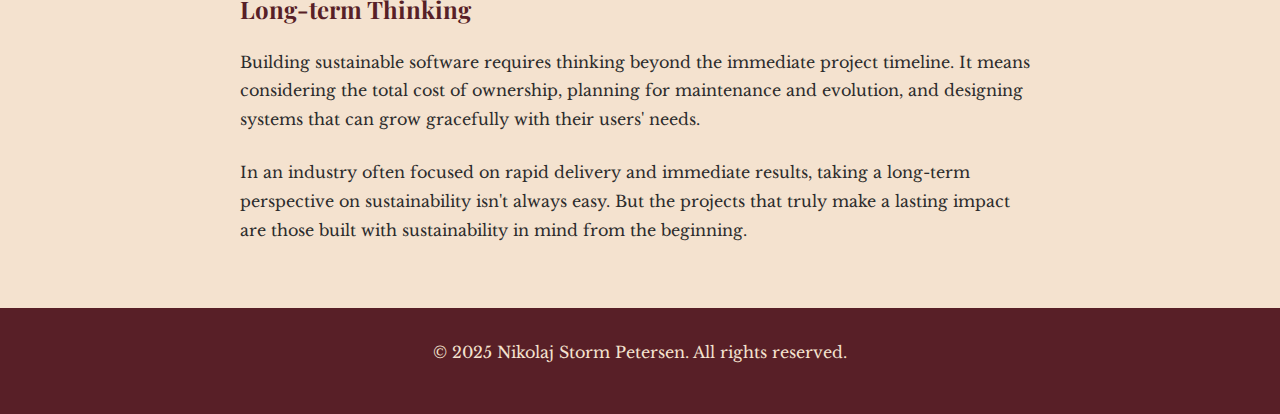
<file: posts/post-3.html>
<!DOCTYPE html>
<html lang="en">
<head>
    <meta charset="UTF-8">
    <meta name="viewport" content="width=device-width, initial-scale=1.0">
    <title>Building Sustainable Software - Nikolaj Storm Petersen</title>
    <link rel="stylesheet" href="../style.css">
    <link rel="preconnect" href="https://fonts.googleapis.com">
    <link rel="preconnect" href="https://fonts.gstatic.com" crossorigin>
    <link href="https://fonts.googleapis.com/css2?family=Playfair+Display:wght@400;700&family=Libre+Baskerville:ital,wght@0,400;0,700;1,400&display=swap" rel="stylesheet">
</head>
<body>
    <header class="site-header">
        <div class="container">
            <h1 class="site-title"><a href="../index.html">Nikolaj Storm Petersen</a></h1>
            <nav class="main-nav">
                <a href="../blog.html">Blog</a>
                <a href="../projects.html">Projects</a>
                <a href="../papers.html">Papers</a>
            </nav>
        </div>
    </header>

    <main class="main-content">
        <div class="container">
            <article class="detail-content">
                <a href="../blog.html" class="back-link">← Back to Blog</a>
                
                <header class="detail-header">
                    <div class="post-date">February 10, 2025</div>
                    <h2>Building Sustainable Software</h2>
                </header>

                <div class="post-content">
                    <p>After years of building software systems that range from research prototypes to production applications, I've come to appreciate the critical importance of sustainability in software development. Sustainable software isn't just about environmental impact—though that's increasingly important—it's about creating systems that can evolve, maintain, and provide value over time.</p>

                    <h3>The Cost of Technical Debt</h3>
                    <p>One of the most significant threats to software sustainability is technical debt. Every shortcut taken, every "quick fix" implemented, and every design decision postponed accumulates over time. I've seen promising projects collapse under the weight of their own technical debt, becoming impossible to modify or extend.</p>

                    <p>The key is to recognize technical debt as a conscious trade-off rather than an accident. Sometimes taking on debt is the right decision, but it should always be intentional and tracked.</p>

                    <h3>Design for Change</h3>
                    <p>Sustainable software is designed with change in mind. Requirements evolve, technologies advance, and user needs shift. The most resilient systems I've worked on share common characteristics: clear separation of concerns, well-defined interfaces, comprehensive testing, and thorough documentation.</p>

                    <p>This doesn't mean over-engineering or trying to anticipate every possible future requirement. Instead, it means creating flexible architectures that can adapt to change without requiring complete rewrites.</p>

                    <h3>The Human Element</h3>
                    <p>Software sustainability isn't just a technical challenge—it's fundamentally about people. Sustainable software must be understandable to the humans who will maintain it. This means investing in code clarity, documentation, and knowledge sharing practices.</p>

                    <p>I've found that the most sustainable projects have strong cultures of code review, pair programming, and continuous learning. These practices ensure that knowledge doesn't become siloed with individual developers.</p>

                    <h3>Environmental Considerations</h3>
                    <p>As our industry grapples with its environmental impact, software sustainability increasingly includes energy efficiency and resource optimization. Writing efficient code, choosing appropriate hosting solutions, and designing for minimal resource consumption are becoming essential skills.</p>

                    <h3>Long-term Thinking</h3>
                    <p>Building sustainable software requires thinking beyond the immediate project timeline. It means considering the total cost of ownership, planning for maintenance and evolution, and designing systems that can grow gracefully with their users' needs.</p>

                    <p>In an industry often focused on rapid delivery and immediate results, taking a long-term perspective on sustainability isn't always easy. But the projects that truly make a lasting impact are those built with sustainability in mind from the beginning.</p>
                </div>
            </article>
        </div>
    </main>

    <footer class="site-footer">
        <div class="container">
            <p>&copy; 2025 Nikolaj Storm Petersen. All rights reserved.</p>
        </div>
    </footer>

    <script src="../script.js"></script>
</body>
</html>
</file>
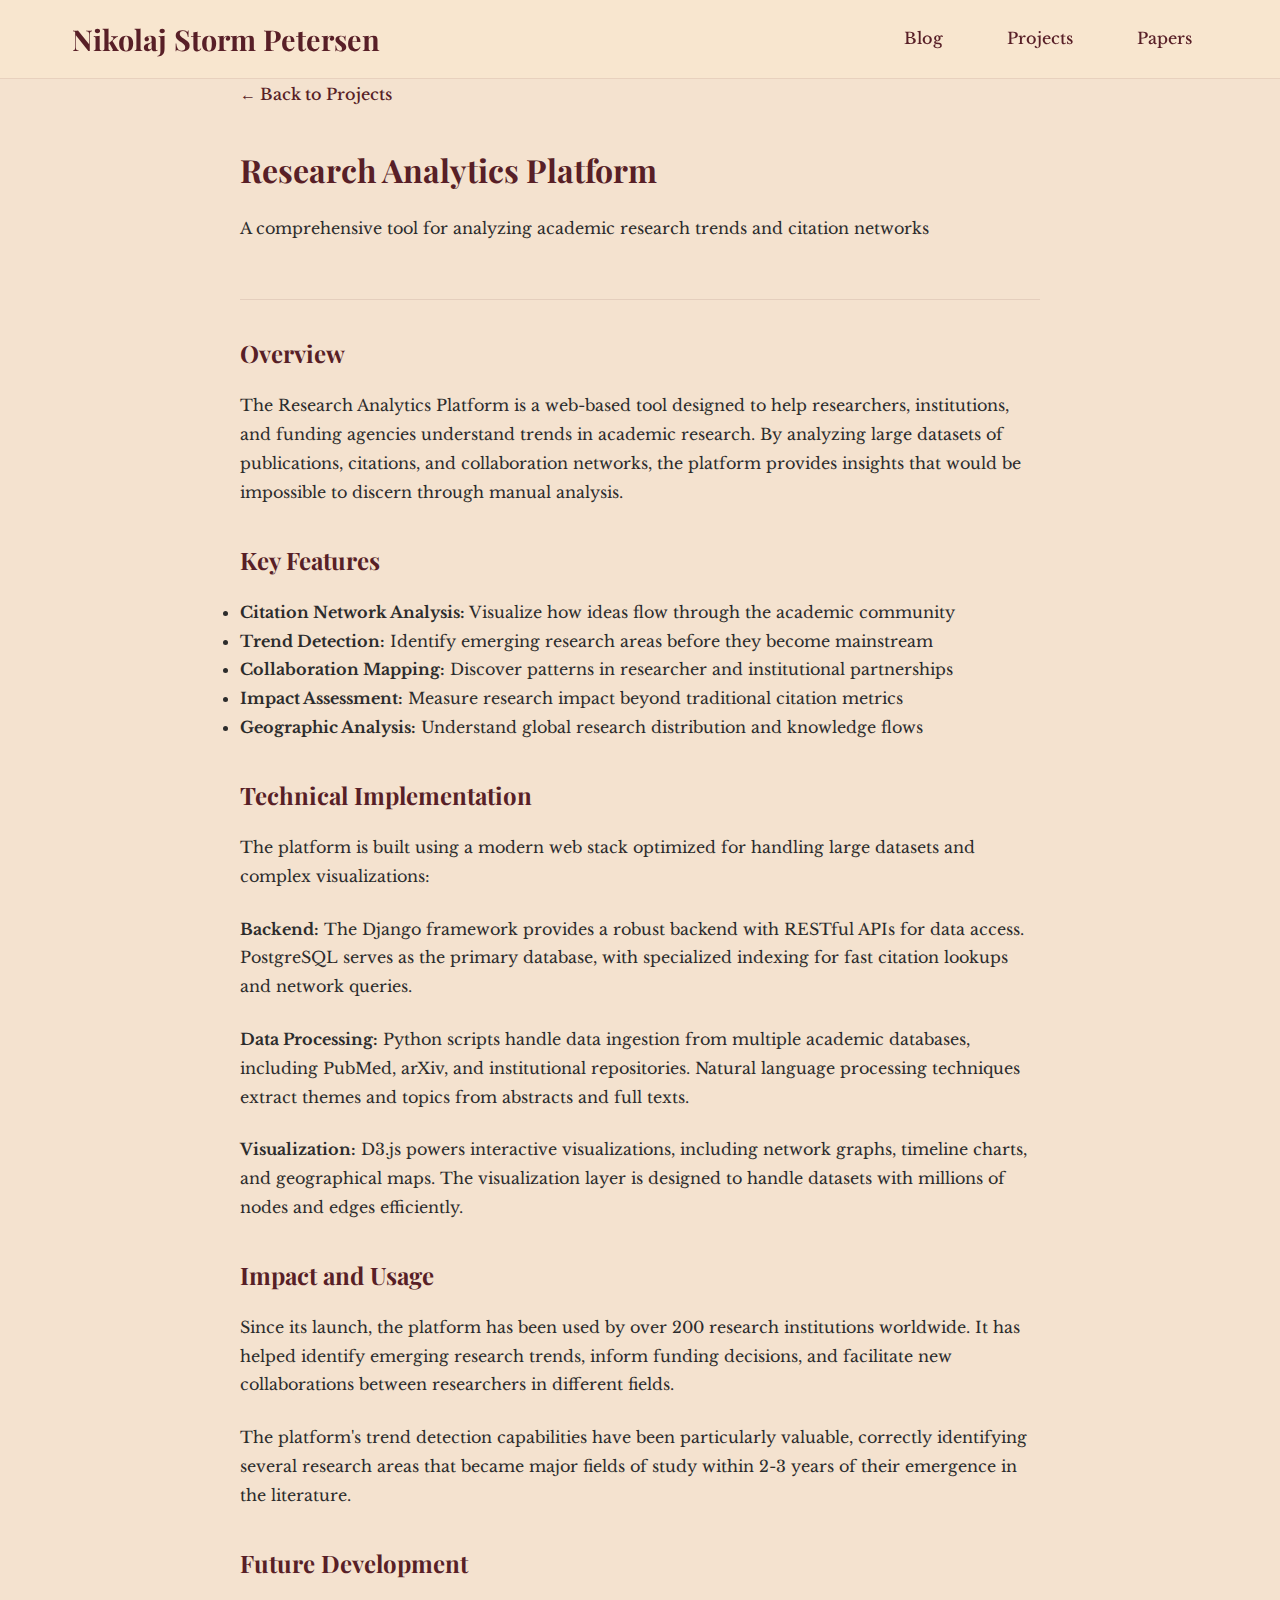
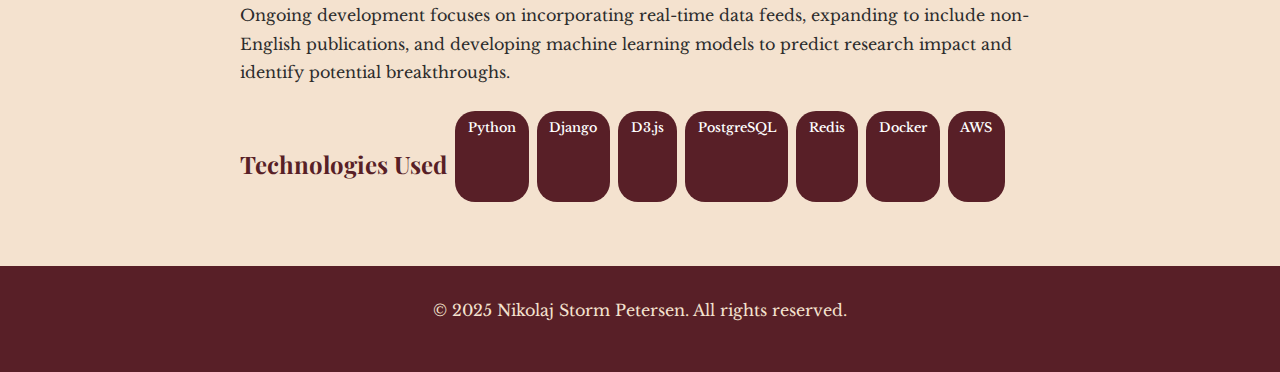
<file: projects/project-1.html>
<!DOCTYPE html>
<html lang="en">
<head>
    <meta charset="UTF-8">
    <meta name="viewport" content="width=device-width, initial-scale=1.0">
    <title>Research Analytics Platform - Nikolaj Storm Petersen</title>
    <link rel="stylesheet" href="../style.css">
    <link rel="preconnect" href="https://fonts.googleapis.com">
    <link rel="preconnect" href="https://fonts.gstatic.com" crossorigin>
    <link href="https://fonts.googleapis.com/css2?family=Playfair+Display:wght@400;700&family=Libre+Baskerville:ital,wght@0,400;0,700;1,400&display=swap" rel="stylesheet">
</head>
<body>
    <header class="site-header">
        <div class="container">
            <h1 class="site-title"><a href="../index.html">Nikolaj Storm Petersen</a></h1>
            <nav class="main-nav">
                <a href="../blog.html">Blog</a>
                <a href="../projects.html">Projects</a>
                <a href="../papers.html">Papers</a>
            </nav>
        </div>
    </header>

    <main class="main-content">
        <div class="container">
            <article class="detail-content">
                <a href="../projects.html" class="back-link">← Back to Projects</a>
                
                <header class="detail-header">
                    <h2>Research Analytics Platform</h2>
                    <p>A comprehensive tool for analyzing academic research trends and citation networks</p>
                </header>

                <div class="project-content">
                    <h3>Overview</h3>
                    <p>The Research Analytics Platform is a web-based tool designed to help researchers, institutions, and funding agencies understand trends in academic research. By analyzing large datasets of publications, citations, and collaboration networks, the platform provides insights that would be impossible to discern through manual analysis.</p>

                    <h3>Key Features</h3>
                    <ul>
                        <li><strong>Citation Network Analysis:</strong> Visualize how ideas flow through the academic community</li>
                        <li><strong>Trend Detection:</strong> Identify emerging research areas before they become mainstream</li>
                        <li><strong>Collaboration Mapping:</strong> Discover patterns in researcher and institutional partnerships</li>
                        <li><strong>Impact Assessment:</strong> Measure research impact beyond traditional citation metrics</li>
                        <li><strong>Geographic Analysis:</strong> Understand global research distribution and knowledge flows</li>
                    </ul>

                    <h3>Technical Implementation</h3>
                    <p>The platform is built using a modern web stack optimized for handling large datasets and complex visualizations:</p>
                    
                    <p><strong>Backend:</strong> The Django framework provides a robust backend with RESTful APIs for data access. PostgreSQL serves as the primary database, with specialized indexing for fast citation lookups and network queries.</p>
                    
                    <p><strong>Data Processing:</strong> Python scripts handle data ingestion from multiple academic databases, including PubMed, arXiv, and institutional repositories. Natural language processing techniques extract themes and topics from abstracts and full texts.</p>
                    
                    <p><strong>Visualization:</strong> D3.js powers interactive visualizations, including network graphs, timeline charts, and geographical maps. The visualization layer is designed to handle datasets with millions of nodes and edges efficiently.</p>

                    <h3>Impact and Usage</h3>
                    <p>Since its launch, the platform has been used by over 200 research institutions worldwide. It has helped identify emerging research trends, inform funding decisions, and facilitate new collaborations between researchers in different fields.</p>

                    <p>The platform's trend detection capabilities have been particularly valuable, correctly identifying several research areas that became major fields of study within 2-3 years of their emergence in the literature.</p>

                    <h3>Future Development</h3>
                    <p>Ongoing development focuses on incorporating real-time data feeds, expanding to include non-English publications, and developing machine learning models to predict research impact and identify potential breakthroughs.</p>

                    <div class="tech-stack">
                        <h3>Technologies Used</h3>
                        <span class="tech-tag">Python</span>
                        <span class="tech-tag">Django</span>
                        <span class="tech-tag">D3.js</span>
                        <span class="tech-tag">PostgreSQL</span>
                        <span class="tech-tag">Redis</span>
                        <span class="tech-tag">Docker</span>
                        <span class="tech-tag">AWS</span>
                    </div>
                </div>
            </article>
        </div>
    </main>

    <footer class="site-footer">
        <div class="container">
            <p>&copy; 2025 Nikolaj Storm Petersen. All rights reserved.</p>
        </div>
    </footer>

    <script src="../script.js"></script>
</body>
</html>
</file>
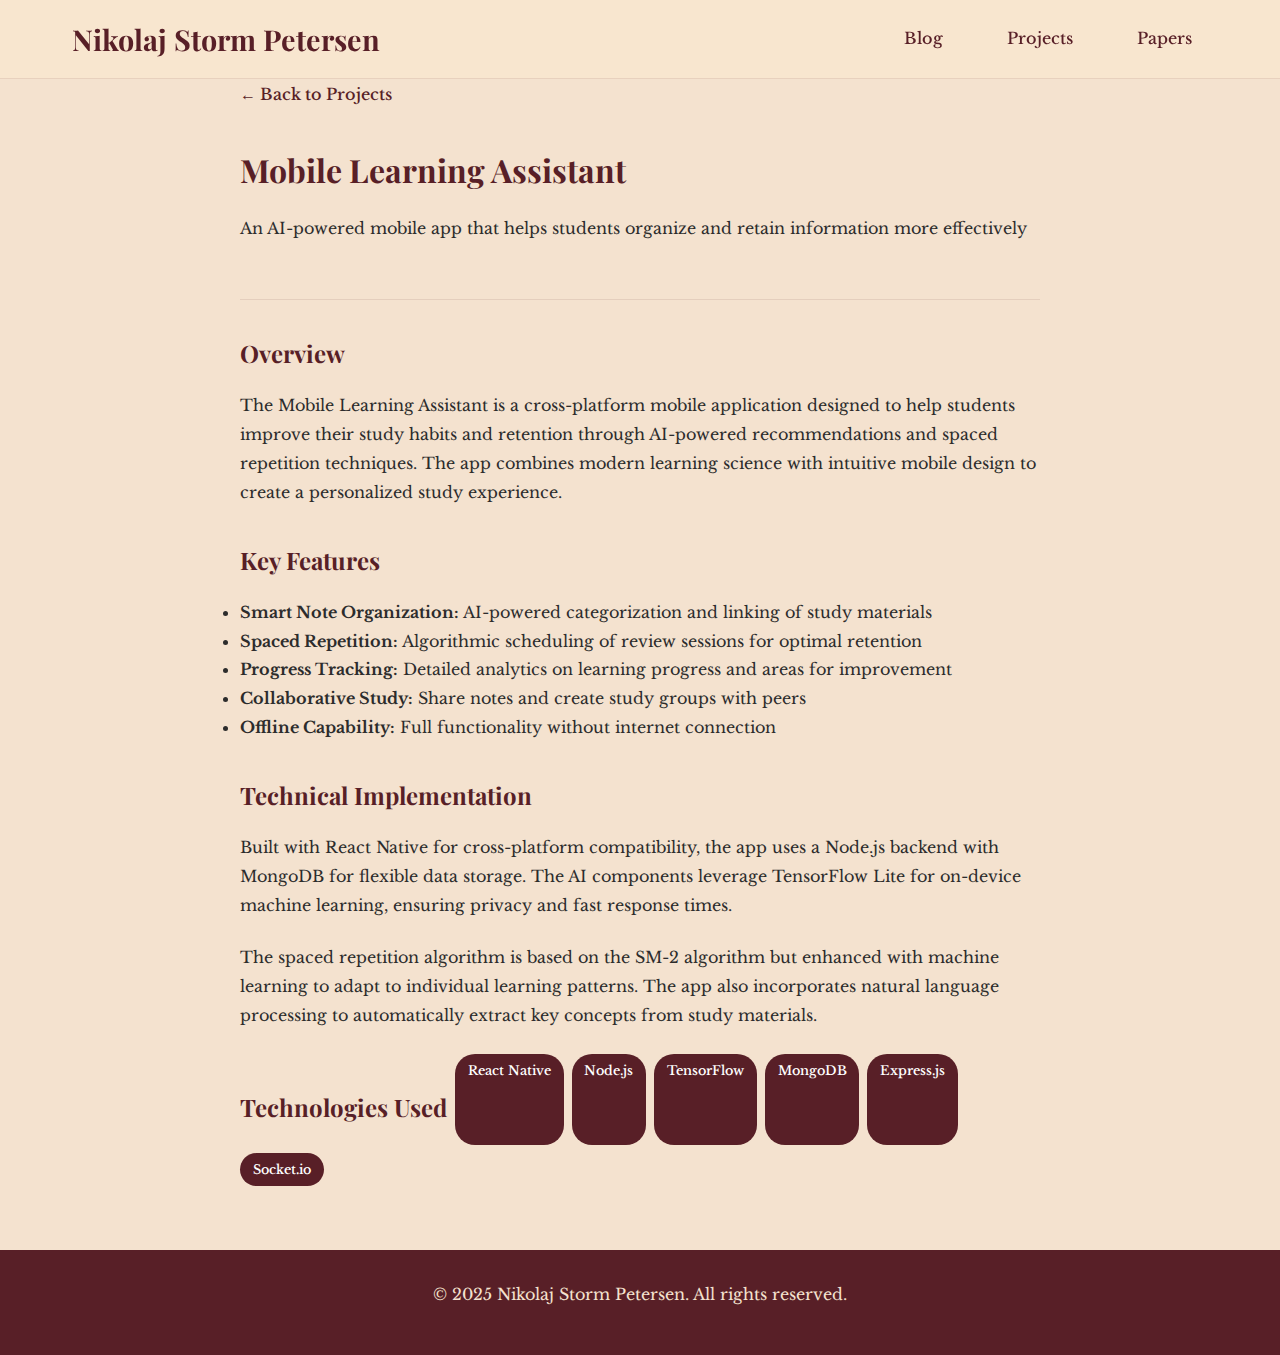
<file: projects/project-2.html>
<!DOCTYPE html>
<html lang="en">
<head>
    <meta charset="UTF-8">
    <meta name="viewport" content="width=device-width, initial-scale=1.0">
    <title>Mobile Learning Assistant - Nikolaj Storm Petersen</title>
    <link rel="stylesheet" href="../style.css">
    <link rel="preconnect" href="https://fonts.googleapis.com">
    <link rel="preconnect" href="https://fonts.gstatic.com" crossorigin>
    <link href="https://fonts.googleapis.com/css2?family=Playfair+Display:wght@400;700&family=Libre+Baskerville:ital,wght@0,400;0,700;1,400&display=swap" rel="stylesheet">
</head>
<body>
    <header class="site-header">
        <div class="container">
            <h1 class="site-title"><a href="../index.html">Nikolaj Storm Petersen</a></h1>
            <nav class="main-nav">
                <a href="../blog.html">Blog</a>
                <a href="../projects.html">Projects</a>
                <a href="../papers.html">Papers</a>
            </nav>
        </div>
    </header>

    <main class="main-content">
        <div class="container">
            <article class="detail-content">
                <a href="../projects.html" class="back-link">← Back to Projects</a>
                
                <header class="detail-header">
                    <h2>Mobile Learning Assistant</h2>
                    <p>An AI-powered mobile app that helps students organize and retain information more effectively</p>
                </header>

                <div class="project-content">
                    <h3>Overview</h3>
                    <p>The Mobile Learning Assistant is a cross-platform mobile application designed to help students improve their study habits and retention through AI-powered recommendations and spaced repetition techniques. The app combines modern learning science with intuitive mobile design to create a personalized study experience.</p>

                    <h3>Key Features</h3>
                    <ul>
                        <li><strong>Smart Note Organization:</strong> AI-powered categorization and linking of study materials</li>
                        <li><strong>Spaced Repetition:</strong> Algorithmic scheduling of review sessions for optimal retention</li>
                        <li><strong>Progress Tracking:</strong> Detailed analytics on learning progress and areas for improvement</li>
                        <li><strong>Collaborative Study:</strong> Share notes and create study groups with peers</li>
                        <li><strong>Offline Capability:</strong> Full functionality without internet connection</li>
                    </ul>

                    <h3>Technical Implementation</h3>
                    <p>Built with React Native for cross-platform compatibility, the app uses a Node.js backend with MongoDB for flexible data storage. The AI components leverage TensorFlow Lite for on-device machine learning, ensuring privacy and fast response times.</p>
                    
                    <p>The spaced repetition algorithm is based on the SM-2 algorithm but enhanced with machine learning to adapt to individual learning patterns. The app also incorporates natural language processing to automatically extract key concepts from study materials.</p>

                    <div class="tech-stack">
                        <h3>Technologies Used</h3>
                        <span class="tech-tag">React Native</span>
                        <span class="tech-tag">Node.js</span>
                        <span class="tech-tag">TensorFlow</span>
                        <span class="tech-tag">MongoDB</span>
                        <span class="tech-tag">Express.js</span>
                        <span class="tech-tag">Socket.io</span>
                    </div>
                </div>
            </article>
        </div>
    </main>

    <footer class="site-footer">
        <div class="container">
            <p>&copy; 2025 Nikolaj Storm Petersen. All rights reserved.</p>
        </div>
    </footer>

    <script src="../script.js"></script>
</body>
</html>
</file>
<file: style.css>
/* Reset and Base Styles */
* {
    margin: 0;
    padding: 0;
    box-sizing: border-box;
}

body {
    font-family: 'Libre Baskerville', serif;
    line-height: 1.6;
    color: #2c2c2c;
    background-color: #f4e2cf;
}

/* Typography */
h1, h2, h3, h4, h5, h6 {
    font-family: 'Playfair Display', serif;
    margin-bottom: 1rem;
    color: #581f27;
}

h1 { font-size: 2.5rem; }
h2 { font-size: 2rem; }
h3 { font-size: 1.5rem; }

p {
    margin-bottom: 1rem;
}

a {
    color: #581f27;
    text-decoration: none;
    transition: color 0.3s ease;
}

a:hover {
    color: #7a2730;
}

/* Layout */
.container {
    max-width: 1200px;
    margin: 0 auto;
    padding: 0 2rem;
}

/* Header */
.site-header {
    background-color: rgba(248, 230, 207, 0.95);
    backdrop-filter: blur(10px);
    border-bottom: 1px solid rgba(88, 31, 39, 0.1);
    position: fixed;
    top: 0;
    left: 0;
    right: 0;
    z-index: 1000;
    transition: all 0.3s ease;
}

.site-header .container {
    display: flex;
    justify-content: space-between;
    align-items: center;
    padding-top: 1rem;
    padding-bottom: 1rem;
}

.site-title {
    font-size: 1.8rem;
    margin: 0;
}

.site-title a {
    color: #581f27;
    font-weight: 700;
}

.main-nav {
    display: flex;
    gap: 2rem;
}

.main-nav a {
    font-weight: 500;
    padding: 0.5rem 1rem;
    border-radius: 6px;
    transition: all 0.3s ease;
}

.main-nav a:hover,
.main-nav a.active {
    background-color: #581f27;
    color: #f4e2cf;
}

/* Main Content */
.main-content {
    margin-top: 5rem;
    min-height: calc(100vh - 10rem);
}

/* Hero Section */
.hero {
    text-align: center;
    padding: 4rem 0;
    background: linear-gradient(135deg, #f4e2cf 0%, #f0d9c0 100%);
}

.hero-title {
    font-size: 3rem;
    margin-bottom: 1rem;
    animation: fadeInUp 0.8s ease-out;
}

.hero-subtitle {
    font-size: 1.2rem;
    color: #666;
    max-width: 600px;
    margin: 0 auto;
    animation: fadeInUp 0.8s ease-out 0.2s both;
}

/* CTA Section */
.cta-section {
    padding: 4rem 0;
}

.cta-grid {
    display: grid;
    grid-template-columns: repeat(auto-fit, minmax(300px, 1fr));
    gap: 2rem;
    margin-top: 2rem;
}

.cta-card {
    background: white;
    padding: 2.5rem;
    border-radius: 12px;
    text-align: center;
    box-shadow: 0 4px 20px rgba(88, 31, 39, 0.1);
    transition: all 0.3s ease;
    display: block;
    animation: fadeInUp 0.8s ease-out;
}

.cta-card:hover {
    transform: translateY(-8px);
    box-shadow: 0 8px 30px rgba(88, 31, 39, 0.15);
}

.cta-icon {
    font-size: 3rem;
    margin-bottom: 1rem;
}

.cta-card h3 {
    color: #581f27;
    margin-bottom: 1rem;
}

.cta-card p {
    color: #666;
    margin: 0;
}

/* Page Header */
.page-header {
    text-align: center;
    padding: 3rem 0;
    border-bottom: 1px solid rgba(88, 31, 39, 0.1);
    margin-bottom: 3rem;
}

.page-header h2 {
    font-size: 2.5rem;
    margin-bottom: 1rem;
}

.page-header p {
    font-size: 1.1rem;
    color: #666;
    max-width: 600px;
    margin: 0 auto;
}

/* Blog Posts */
.blog-posts {
    display: flex;
    flex-direction: column;
    gap: 2rem;
}

.post-preview {
    background: white;
    padding: 2rem;
    border-radius: 8px;
    box-shadow: 0 2px 10px rgba(88, 31, 39, 0.08);
    transition: all 0.3s ease;
    cursor: pointer;
}

.post-preview:hover {
    transform: translateY(-4px);
    box-shadow: 0 8px 25px rgba(88, 31, 39, 0.12);
}

.post-date {
    color: #666;
    font-size: 0.9rem;
    margin-bottom: 0.5rem;
}

.post-title {
    color: #581f27;
    margin-bottom: 1rem;
}

.post-excerpt {
    color: #555;
    margin: 0;
}

/* Projects Grid */
.projects-grid {
    display: grid;
    grid-template-columns: repeat(auto-fit, minmax(350px, 1fr));
    gap: 2rem;
}

.project-card {
    background: white;
    padding: 2rem;
    border-radius: 8px;
    box-shadow: 0 2px 10px rgba(88, 31, 39, 0.08);
    transition: all 0.3s ease;
    cursor: pointer;
}

.project-card:hover {
    transform: translateY(-4px);
    box-shadow: 0 8px 25px rgba(88, 31, 39, 0.12);
}

.project-image {
    font-size: 3rem;
    text-align: center;
    margin-bottom: 1.5rem;
}

.project-title {
    color: #581f27;
    margin-bottom: 1rem;
}

.project-description {
    color: #555;
    margin-bottom: 1.5rem;
}

.tech-stack {
    display: flex;
    flex-wrap: wrap;
    gap: 0.5rem;
}

.tech-tag {
    background-color: #581f27;
    color: white;
    padding: 0.3rem 0.8rem;
    border-radius: 20px;
    font-size: 0.8rem;
    font-weight: 500;
}

/* Papers List */
.papers-list {
    display: flex;
    flex-direction: column;
    gap: 2rem;
}

.paper-card {
    background: white;
    padding: 2rem;
    border-radius: 8px;
    box-shadow: 0 2px 10px rgba(88, 31, 39, 0.08);
    transition: all 0.3s ease;
    cursor: pointer;
}

.paper-card:hover {
    transform: translateY(-4px);
    box-shadow: 0 8px 25px rgba(88, 31, 39, 0.12);
}

.paper-year {
    color: #581f27;
    font-weight: 700;
    font-size: 0.9rem;
    margin-bottom: 0.5rem;
}

.paper-title {
    color: #581f27;
    margin-bottom: 0.5rem;
}

.paper-venue {
    color: #666;
    font-style: italic;
    margin-bottom: 1rem;
}

.paper-description {
    color: #555;
    margin: 0;
}

/* Detail Pages */
.detail-header {
    border-bottom: 1px solid rgba(88, 31, 39, 0.1);
    padding-bottom: 2rem;
    margin-bottom: 2rem;
}

.detail-content {
    max-width: 800px;
    margin: 0 auto;
    line-height: 1.8;
}

.detail-content h3 {
    margin-top: 2rem;
    margin-bottom: 1rem;
}

.detail-content p {
    margin-bottom: 1.5rem;
}

.back-link {
    display: inline-block;
    margin-bottom: 2rem;
    color: #581f27;
    font-weight: 500;
}

.back-link:hover {
    text-decoration: underline;
}

/* Paper Detail Specific */
.citation-box {
    background: #f8f9fa;
    border: 1px solid #e9ecef;
    border-radius: 8px;
    padding: 1.5rem;
    margin: 2rem 0;
}

.citation-text {
    font-family: 'Courier New', monospace;
    font-size: 0.9rem;
    margin-bottom: 1rem;
    line-height: 1.5;
}

.copy-citation-btn {
    background: #581f27;
    color: white;
    border: none;
    padding: 0.7rem 1.5rem;
    border-radius: 6px;
    cursor: pointer;
    font-family: inherit;
    font-weight: 500;
    transition: background-color 0.3s ease;
}

.copy-citation-btn:hover {
    background: #7a2730;
}

.copy-citation-btn.copied {
    background: #28a745;
}

.pdf-embed {
    width: 100%;
    height: 600px;
    border: 1px solid #ddd;
    border-radius: 8px;
    margin: 2rem 0;
}

/* Footer */
.site-footer {
    background-color: #581f27;
    color: #f4e2cf;
    text-align: center;
    padding: 2rem 0;
    margin-top: 4rem;
}

/* Clickable Cards */
.clickable-card {
    cursor: pointer;
}

/* Animations */
@keyframes fadeIn {
    from { opacity: 0; }
    to { opacity: 1; }
}

@keyframes fadeInUp {
    from {
        opacity: 0;
        transform: translateY(30px);
    }
    to {
        opacity: 1;
        transform: translateY(0);
    }
}

/* Responsive Design */
@media (max-width: 768px) {
    .container {
        padding: 0 1rem;
    }
    
    .site-header .container {
        flex-direction: column;
        gap: 1rem;
    }
    
    .main-nav {
        gap: 1rem;
    }
    
    .hero-title {
        font-size: 2rem;
    }
    
    .cta-grid {
        grid-template-columns: 1fr;
    }
    
    .projects-grid {
        grid-template-columns: 1fr;
    }
    
    h1 { font-size: 2rem; }
    h2 { font-size: 1.5rem; }
    h3 { font-size: 1.2rem; }
}

@media (max-width: 480px) {
    .hero {
        padding: 2rem 0;
    }
    
    .cta-section {
        padding: 2rem 0;
    }
    
    .page-header {
        padding: 2rem 0;
    }
    
    .cta-card,
    .post-preview,
    .project-card,
    .paper-card {
        padding: 1.5rem;
    }
}
</file>
